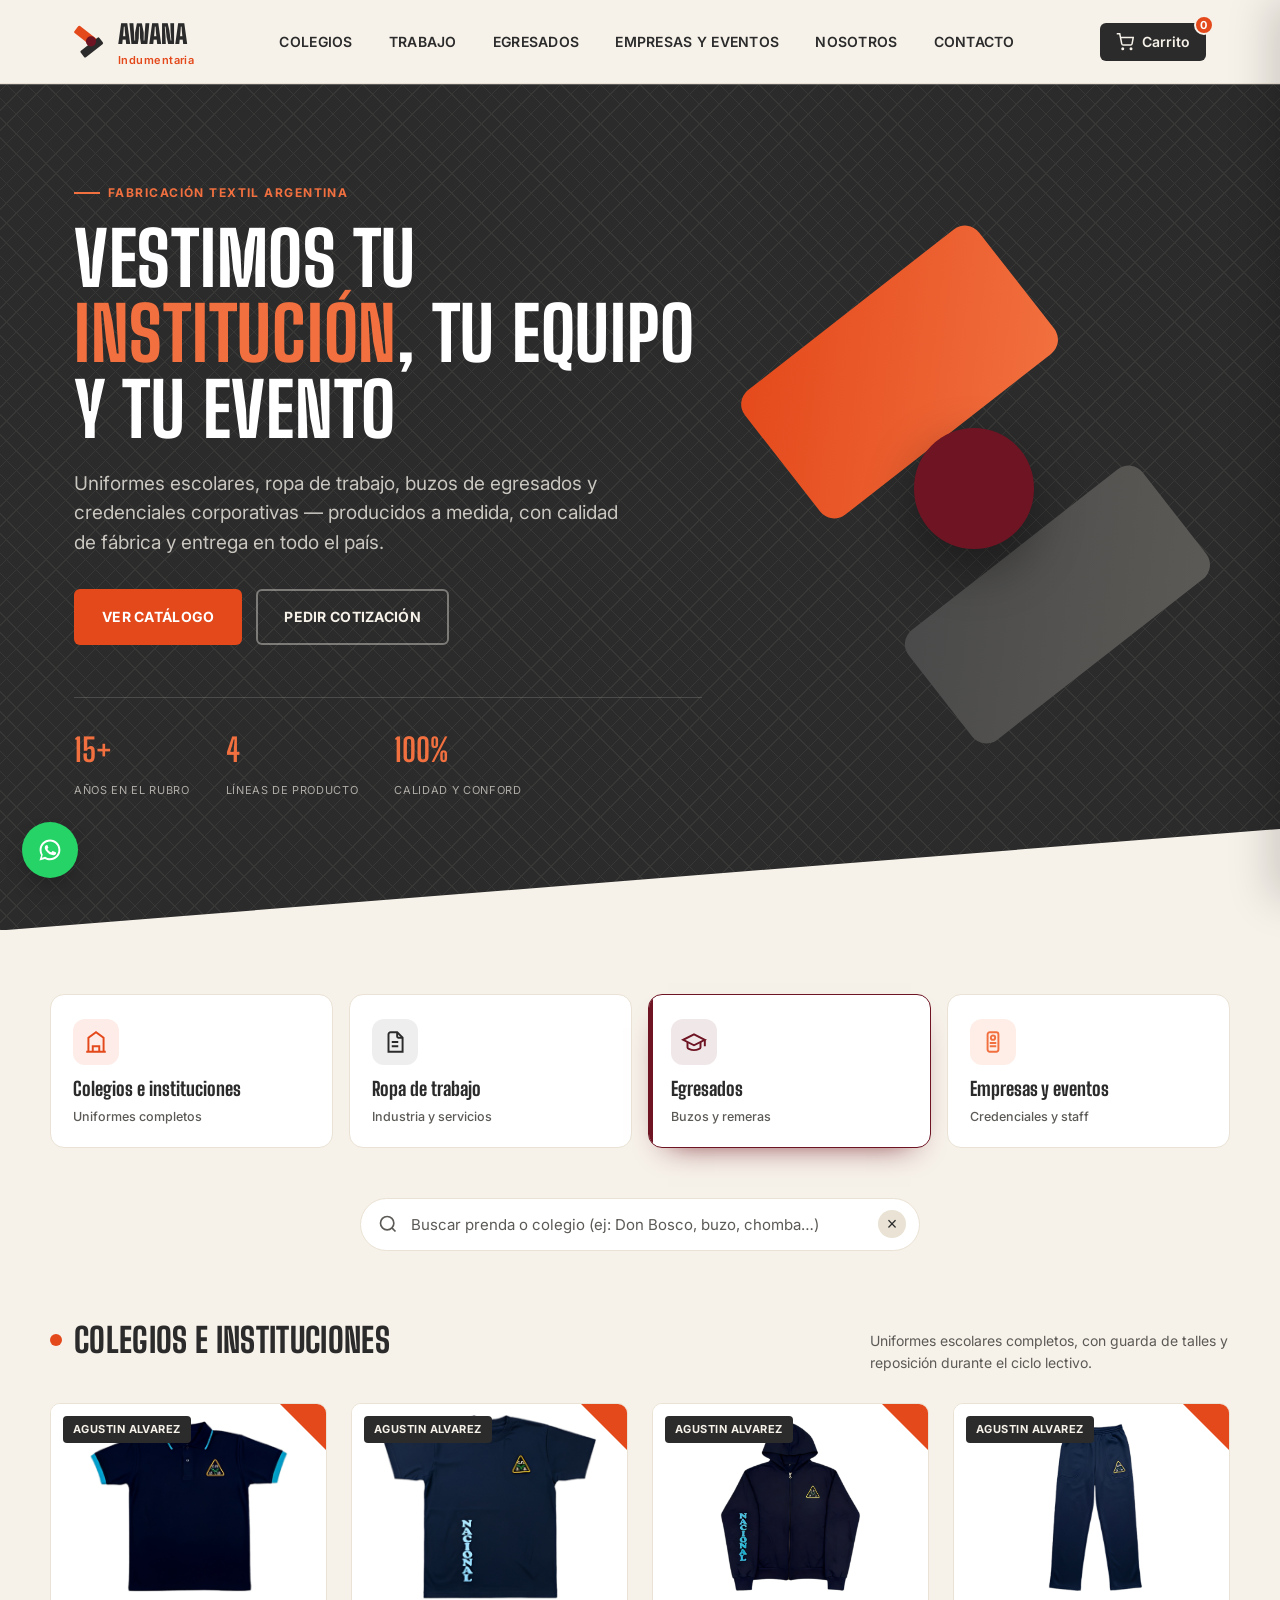
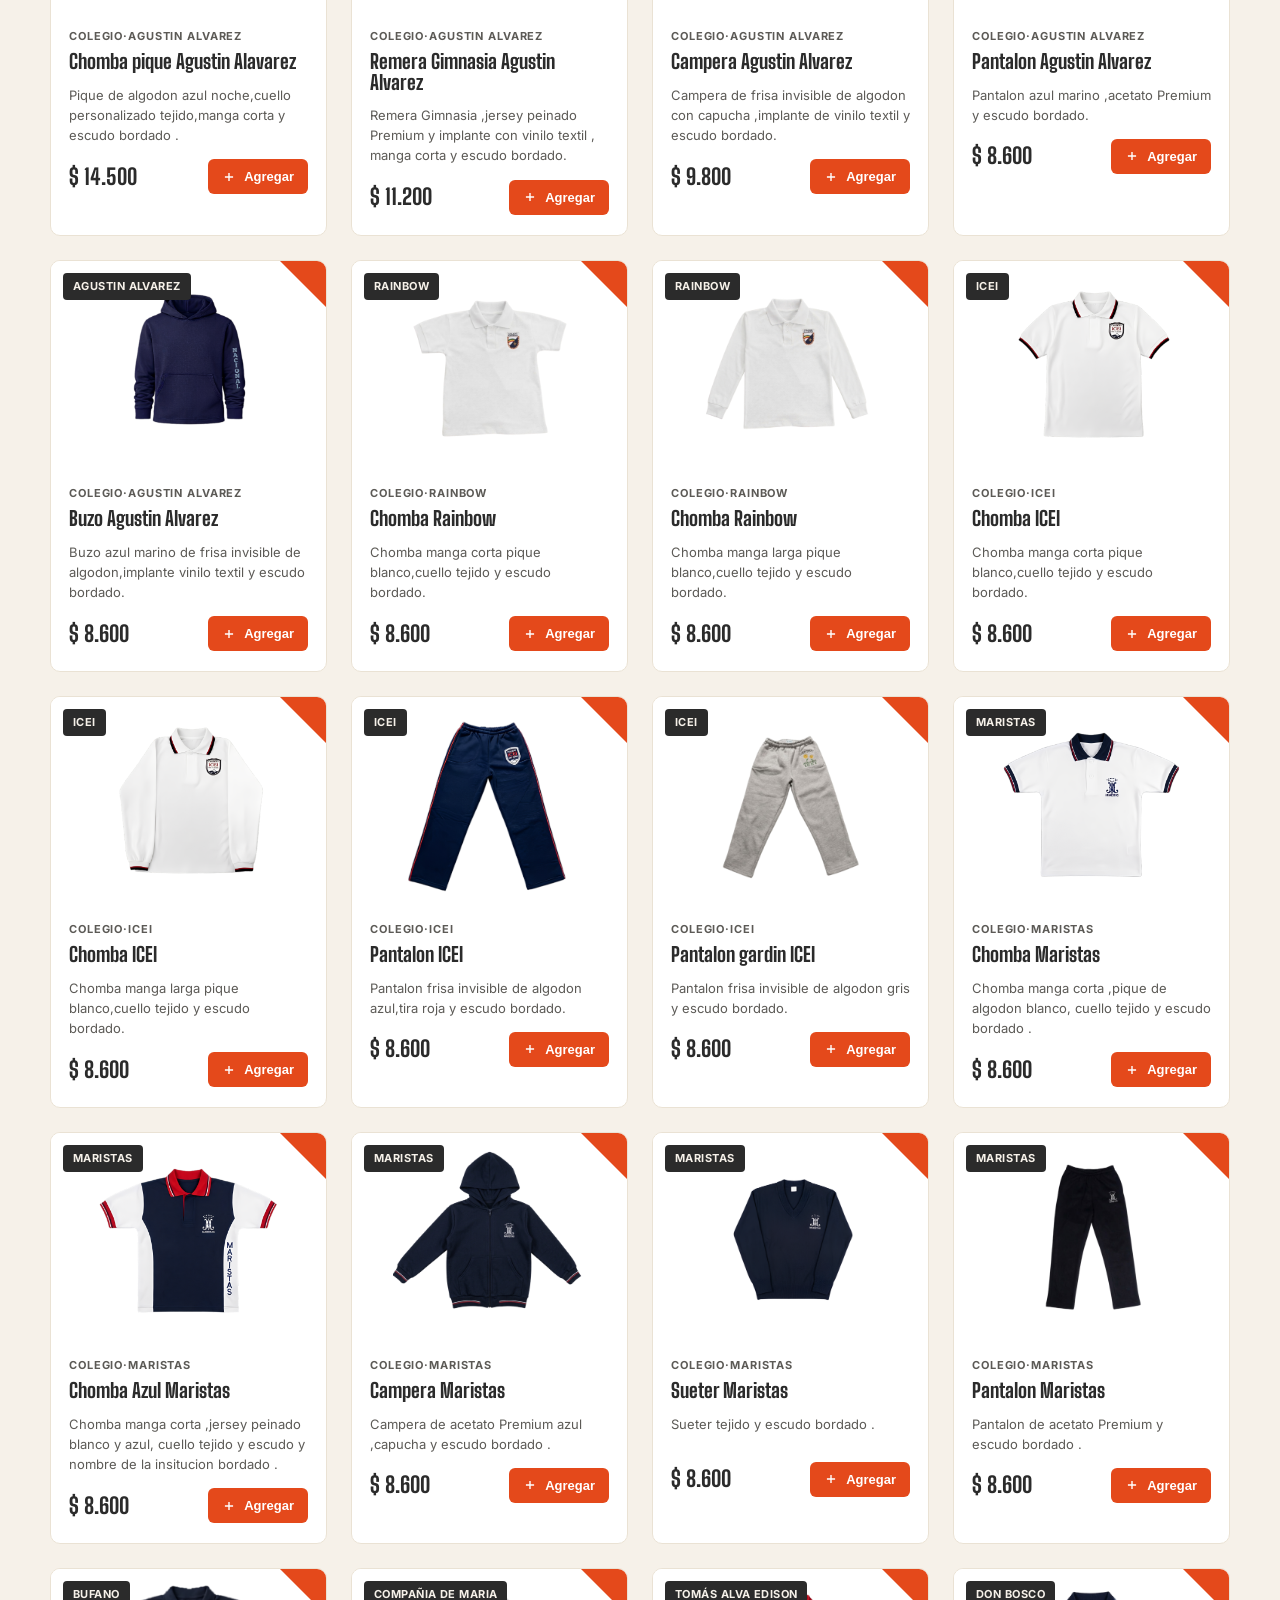
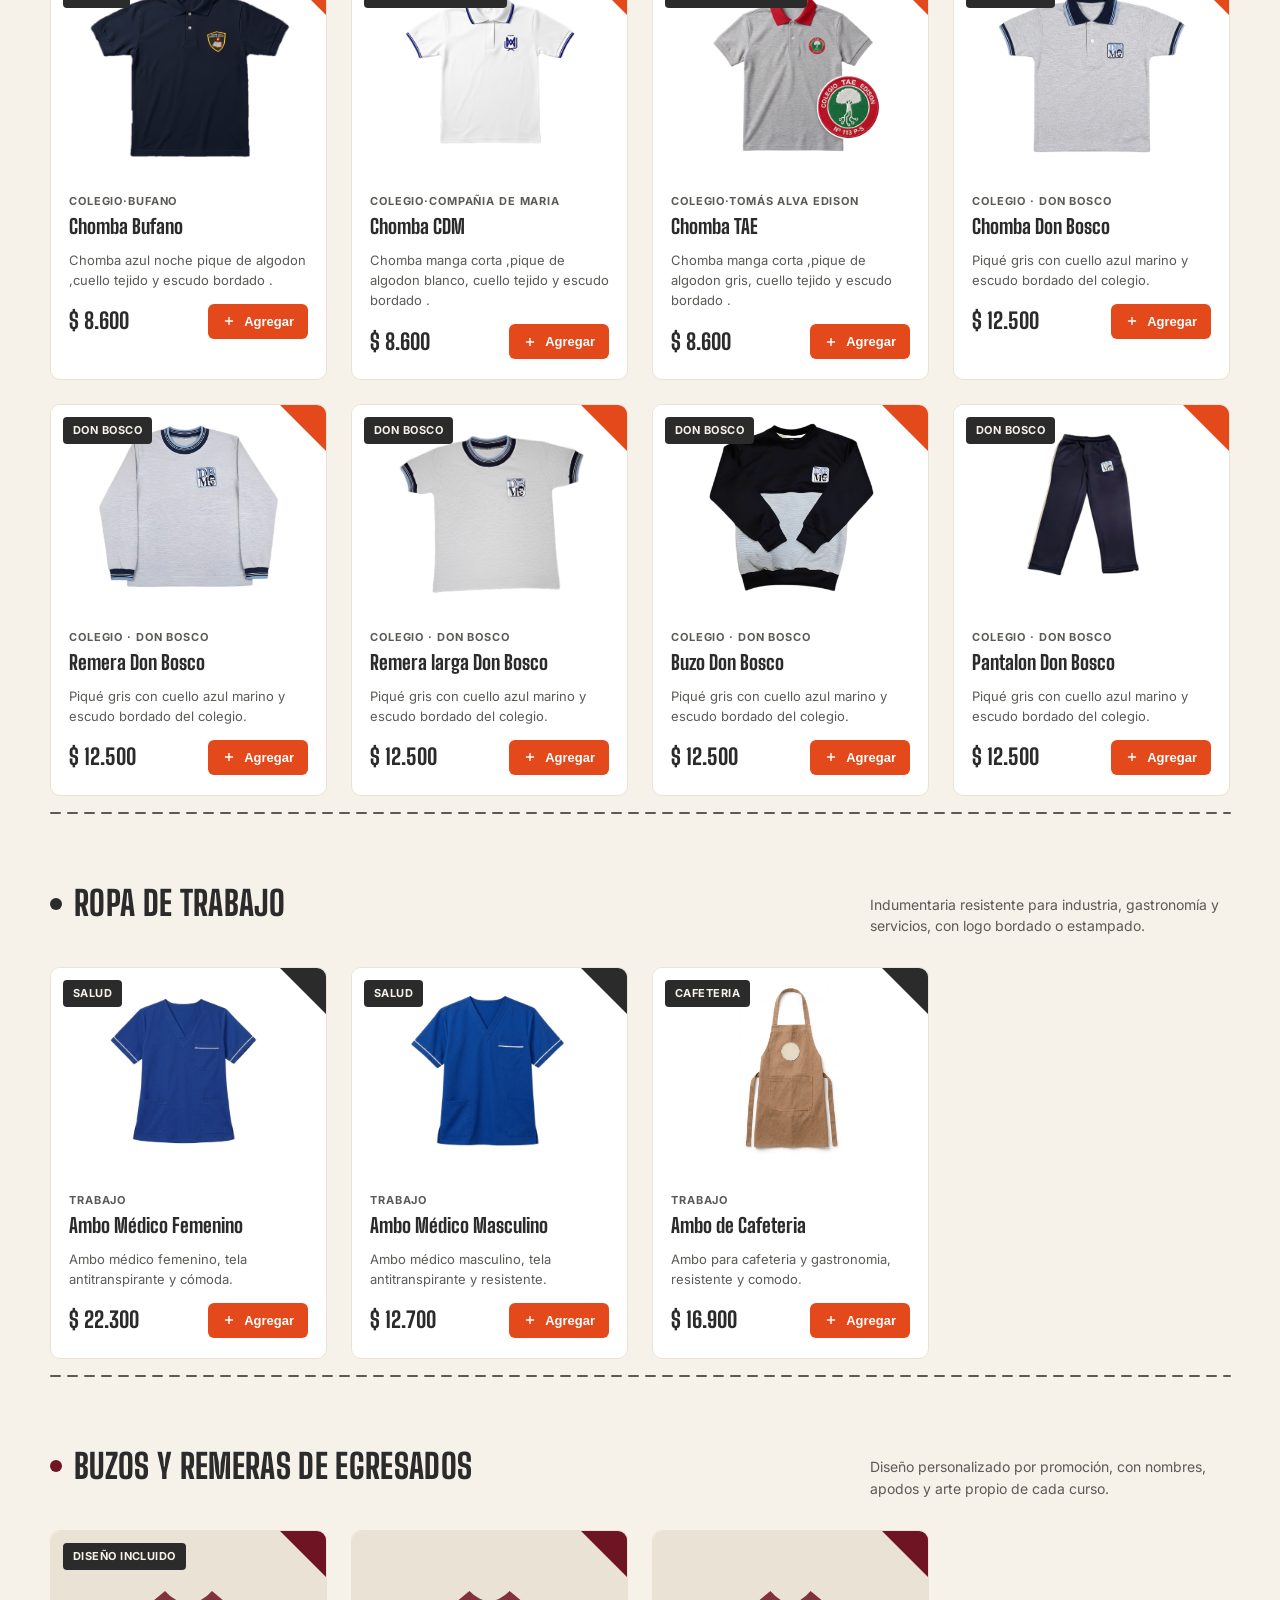
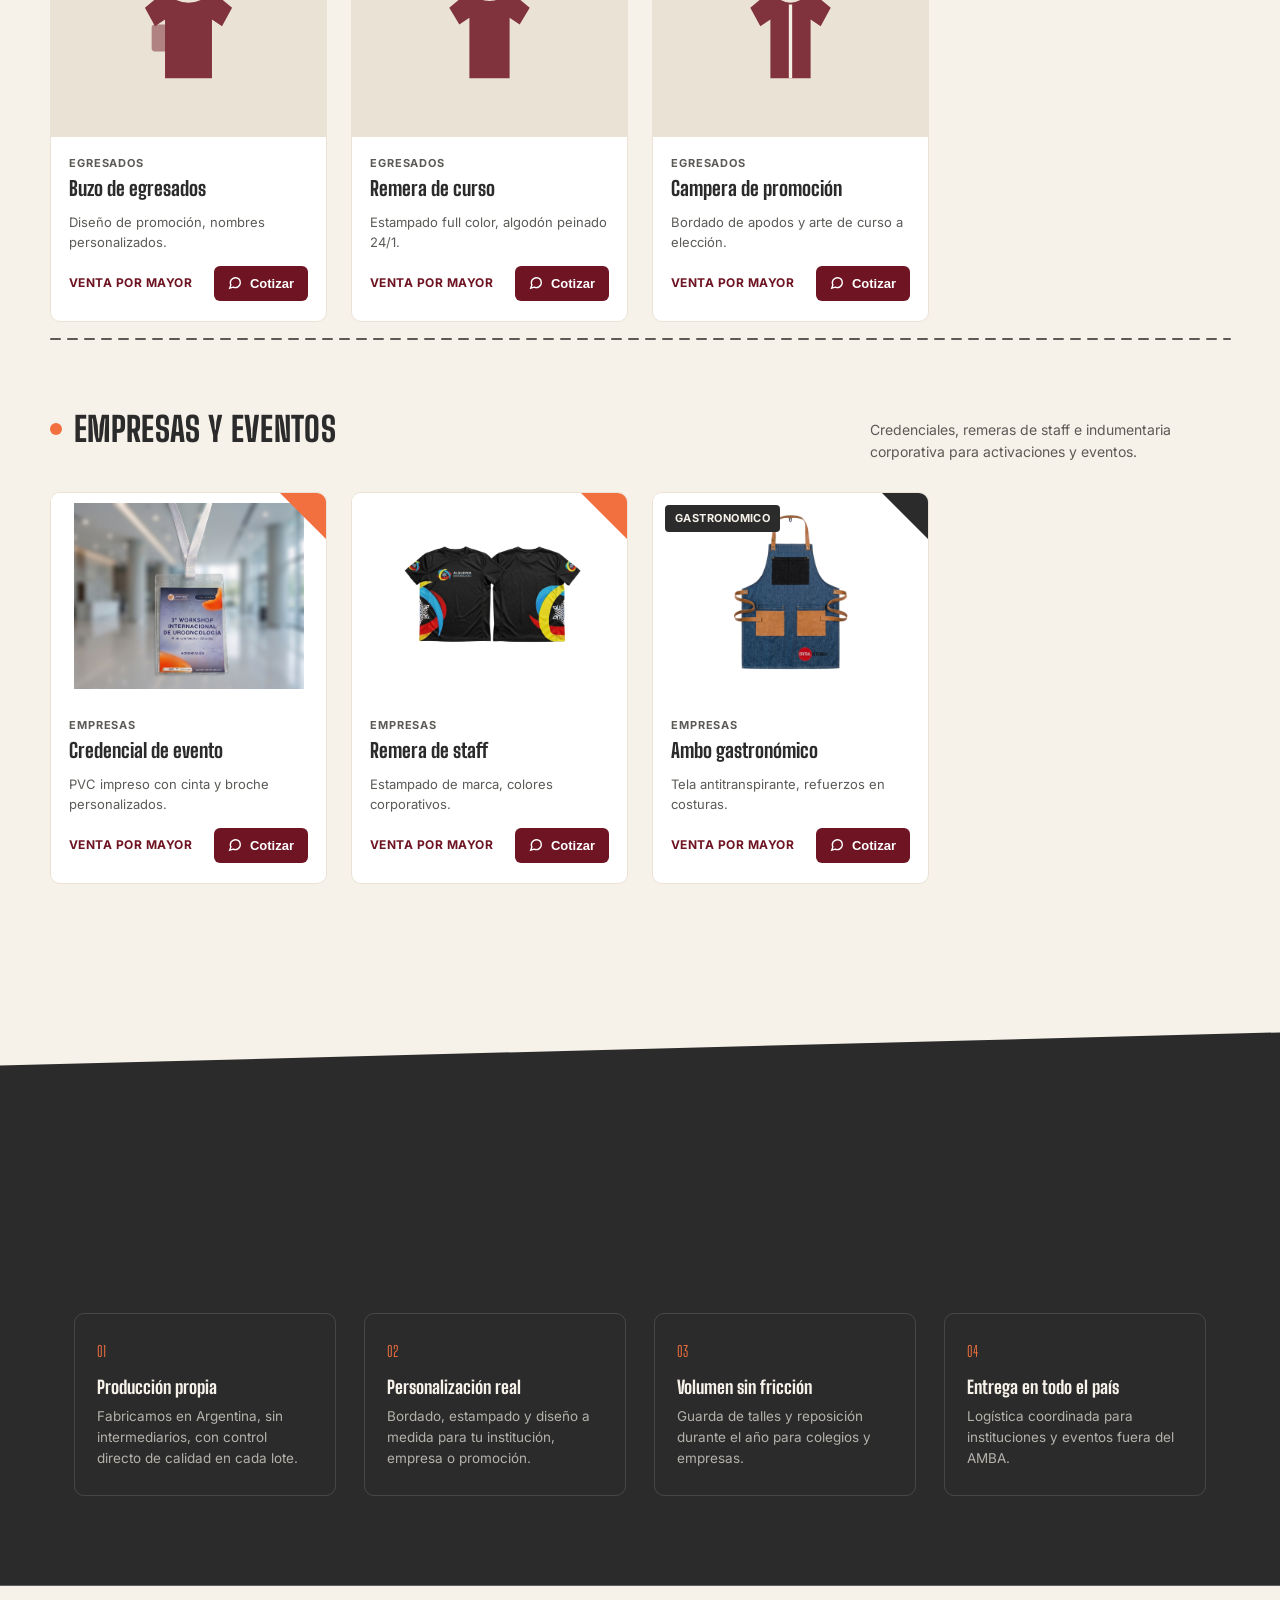
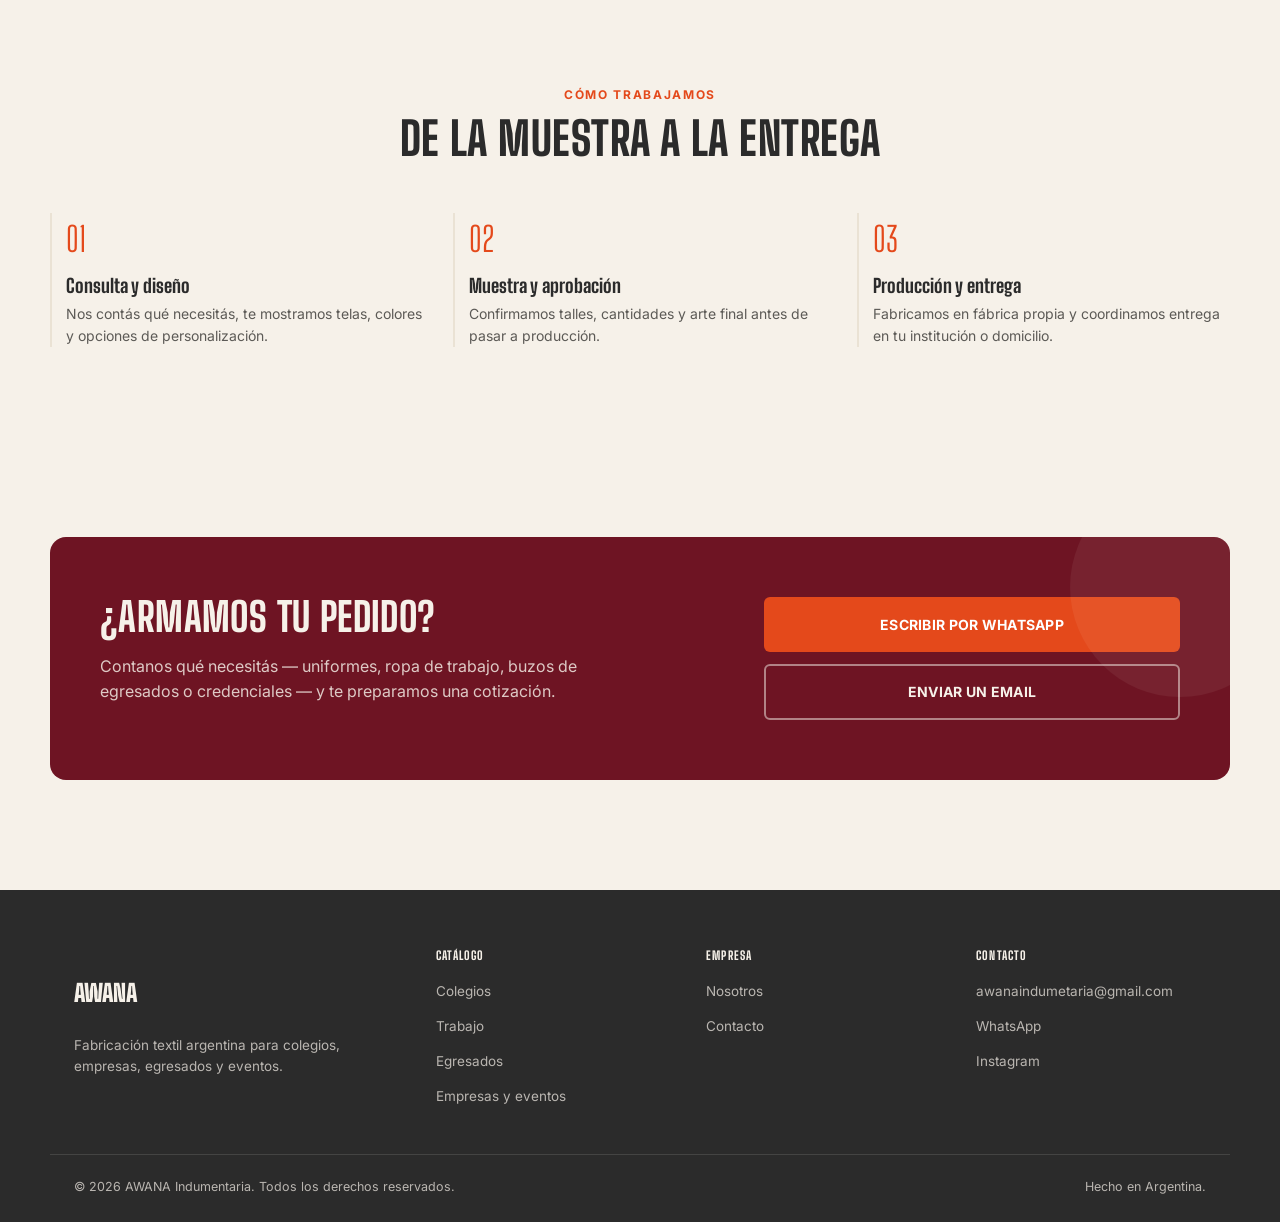
<file: index.html>
<!DOCTYPE html>
<html lang="es-AR">
<head>
<meta charset="UTF-8">
<meta name="viewport" content="width=device-width, initial-scale=1.0">
<script>document.documentElement.className += " js";</script>
<title>AWANA Indumentaria | Uniformes, ropa de trabajo y buzos de egresados en Argentina</title>
<meta name="description" content="Fabricamos uniformes para colegios e instituciones, ropa de trabajo, buzos y remeras de egresados, y credenciales para empresas y eventos. Indumentaria textil argentina, calidad profesional.">
<meta name="keywords" content="uniformes escolares, ropa de trabajo, buzos de egresados, indumentaria empresarial, credenciales eventos, textil argentina">
<meta name="author" content="AWANA Indumentaria">
<meta property="og:title" content="AWANA Indumentaria | Textil argentina para colegios, empresas y egresados">
<meta property="og:description" content="Uniformes, ropa de trabajo, buzos de egresados y credenciales corporativas. Fabricación textil argentina.">
<meta property="og:type" content="website">
<meta property="og:locale" content="es_AR">
<meta name="theme-color" content="#2B2B2B">
<link rel="preconnect" href="https://fonts.googleapis.com">
<link rel="preconnect" href="https://fonts.gstatic.com" crossorigin>
<link href="https://fonts.googleapis.com/css2?family=Big+Shoulders+Display:wght@600;700;800;900&family=Inter:wght@400;500;600;700&display=swap" rel="stylesheet">
<script type="application/ld+json">
{
  "@context": "https://schema.org",
  "@type": "ClothingStore",
  "name": "AWANA Indumentaria",
  "description": "Fabricación textil argentina: uniformes para colegios e instituciones, ropa de trabajo, buzos de egresados y credenciales para empresas y eventos.",
  "areaServed": "AR",
  "brand": {
    "@type": "Brand",
    "name": "AWANA Indumentaria"
  }
}
</script>
<style>
  :root{
    --rojo: #E4491B;
    --rojo-suave: #F2703F;
    --bordo: #6E1423;
    --carbon: #2B2B2B;
    --carbon-claro: #5C5A56;
    --crudo: #F6F1E9;
    --crudo-osc: #EAE2D4;
    --blanco: #FFFFFF;
    --font-titulo: "Big Shoulders Display", sans-serif;
    --font-cuerpo: "Inter", sans-serif;
    --ease: cubic-bezier(.22,1,.36,1);
    --radius: 6px;
  }

  *,*::before,*::after{ box-sizing: border-box; }
  html{ scroll-behavior: smooth; }
  body{
    margin:0;
    background: var(--crudo);
    color: var(--carbon);
    font-family: var(--font-cuerpo);
    line-height: 1.55;
    -webkit-font-smoothing: antialiased;
  }
  img{ max-width:100%; display:block; -webkit-user-drag:none; user-select:none; -webkit-user-select:none; -webkit-touch-callout:none; }
  .product-photo, .pm-photo, .thumb-photo{ pointer-events:none; touch-action:none; }
  a{ color:inherit; text-decoration:none; }
  ul{ list-style:none; margin:0; padding:0; }
  h1,h2,h3,h4{ font-family: var(--font-titulo); font-weight:800; letter-spacing:.01em; margin:0; text-transform:uppercase; line-height:1.02; }
  section{ position:relative; }
  .container{ max-width:1180px; margin:0 auto; padding:0 24px; }
  .visually-hidden{ position:absolute; width:1px; height:1px; overflow:hidden; clip:rect(0 0 0 0); white-space:nowrap; }

  .skip-link{
    position:absolute; left:-999px; top:0; background:var(--carbon); color:var(--crudo);
    padding:12px 18px; z-index:999; border-radius:0 0 var(--radius) 0;
  }
  .skip-link:focus{ left:0; }

  /* ---------- Scissor intro ---------- */
  .intro{ display:none; }
  .js .intro{ display:block; position:fixed; inset:0; z-index:200; overflow:hidden; perspective:1600px;
    animation: introVanish .1s linear 3.2s forwards; }
  @keyframes introVanish{ to{ visibility:hidden; pointer-events:none; } }
  .intro-half{
    position:absolute; top:0; width:50.4%; height:100%; background: var(--carbon);
    background-image:
      repeating-linear-gradient(45deg, rgba(246,241,233,.05) 0 1px, transparent 1px 13px),
      repeating-linear-gradient(-45deg, rgba(246,241,233,.05) 0 1px, transparent 1px 13px);
    backface-visibility:hidden;
  }
  .intro-half.left{ left:0; transform-origin:left center; animation: introOpenL 1s var(--ease) 2s forwards; }
  .intro-half.right{ right:0; transform-origin:right center; animation: introOpenR 1s var(--ease) 2s forwards; }
  @keyframes introOpenL{ 0%{ transform:rotateY(0) translateX(0);} 100%{ transform:rotateY(105deg) translateX(-4%);} }
  @keyframes introOpenR{ 0%{ transform:rotateY(0) translateX(0);} 100%{ transform:rotateY(-105deg) translateX(4%);} }
  .intro-seam{
    position:absolute; left:50%; top:0; width:0; height:100%; transform:translateX(-50%);
    border-left:2px dashed var(--rojo-suave); opacity:.9;
    animation: introSeamOut .4s var(--ease) 1.95s forwards;
  }
  @keyframes introSeamOut{ to{ opacity:0; } }
  .intro-scissor{
    position:absolute; left:50%; top:0; transform:translate(-50%,-50%); color: var(--rojo-suave);
    z-index:3; filter: drop-shadow(0 6px 12px rgba(0,0,0,.45));
    animation: introScissor 1.6s var(--ease) .4s forwards, introSnip .26s ease-in-out .4s 6;
  }
  .intro-scissor svg{ width:56px; height:56px; }
  @keyframes introScissor{ 0%{ top:4%; opacity:0;} 8%{ opacity:1;} 82%{ top:96%; opacity:1;} 100%{ top:108%; opacity:0;} }
  @keyframes introSnip{ 0%,100%{ transform:translate(-50%,-50%) rotate(-8deg);} 50%{ transform:translate(-50%,-50%) rotate(8deg);} }
  .intro-brand{
    position:absolute; left:0; right:0; top:50%; transform:translateY(-50%); text-align:center;
    font-family: var(--font-titulo); font-weight:900; font-size: clamp(38px,8vw,86px);
    color: var(--crudo); letter-spacing:.04em; z-index:2; text-transform:uppercase;
    animation: introBrandOut .5s var(--ease) 1.6s forwards;
  }
  .intro-brand small{ display:block; font-family: var(--font-cuerpo); font-weight:600; font-size:14px;
    letter-spacing:.34em; color: var(--rojo-suave); margin-top:6px; }
  @keyframes introBrandOut{ to{ opacity:0; transform:translateY(-50%) scale(1.06); } }
  .intro.done{ display:none; }

  /* ---------- Reveal on scroll (progressive enhancement) ---------- */
  .reveal{ transition: opacity .7s var(--ease), transform .7s var(--ease); }
  .js .reveal{ opacity:0; transform: translateY(28px); }
  .js .reveal.visible{ opacity:1; transform:none; }
  .stagger-item{ transition: opacity .6s var(--ease), transform .6s var(--ease); }
  .js .stagger-item{ opacity:0; transform: translateY(22px); }
  .js .reveal-stagger.visible .stagger-item{ opacity:1; transform:none; }

  /* ---------- Stitch divider ---------- */
  .stitch{ width:100%; height:18px; display:block; overflow:visible; }
  .stitch path{
    fill:none; stroke: var(--carbon-claro); stroke-width:2; stroke-dasharray: 9 8; stroke-linecap:round;
    stroke-dashoffset: 900; transition: stroke-dashoffset 1.4s var(--ease);
  }
  .reveal.visible .stitch path{ stroke-dashoffset: 0; }

  /* ---------- Header ---------- */
  .site-header{
    position: sticky; top:0; z-index:60;
    background: rgba(246,241,233,.92); backdrop-filter: blur(8px);
    border-bottom: 1px solid var(--crudo-osc);
  }
  .header-inner{ display:flex; align-items:center; justify-content:space-between; padding:14px 24px; gap:16px; transition: padding .3s var(--ease); }
  .site-header.scrolled{ box-shadow: 0 10px 26px -18px rgba(43,43,43,.5); }
  .site-header.scrolled .header-inner{ padding-top:8px; padding-bottom:8px; }
  .brand{ display:flex; align-items:center; gap:10px; font-family: var(--font-titulo); font-weight:900; font-size: clamp(20px,3vw,26px); text-transform:uppercase; }
  .brand-mark{ width:34px; height:34px; flex-shrink:0; }
  .brand small{ display:block; font-family: var(--font-cuerpo); font-weight:600; text-transform:none; font-size:11px; letter-spacing:.04em; color: var(--rojo); margin-top:-2px; }

  .main-nav{ display:flex; }
  .main-nav ul{ display:flex; gap: 28px; }
  .main-nav a{
    font-size:14px; font-weight:600; letter-spacing:.02em; text-transform:uppercase;
    position:relative; padding:12px 4px; display:inline-block;
  }
  .main-nav a::after{
    content:""; position:absolute; left:4px; right:4px; bottom:6px; width:auto; height:2px; background: var(--rojo);
    transform: scaleX(0); transform-origin:left; transition: transform .3s var(--ease);
  }
  .main-nav a:hover::after, .main-nav a:focus-visible::after{ transform: scaleX(1); }

  .header-actions{ display:flex; align-items:center; gap:14px; }
  .cart-btn{
    position:relative; display:flex; align-items:center; gap:8px;
    background: var(--carbon); color: var(--crudo); border:none; padding:10px 16px;
    border-radius: var(--radius); cursor:pointer; font-family: var(--font-cuerpo); font-weight:600; font-size:14px;
    transition: background .25s var(--ease), transform .2s var(--ease);
  }
  .cart-btn:hover{ background: var(--rojo); transform: translateY(-1px); }
  .cart-count{
    position:absolute; top:-8px; right:-8px; background: var(--rojo); color:var(--blanco);
    font-size:11px; font-weight:700; width:20px; height:20px; border-radius:50%;
    display:flex; align-items:center; justify-content:center; border:2px solid var(--crudo);
    transition: transform .25s var(--ease);
  }
  .cart-count.bump{ animation: bump .35s var(--ease); }
  @keyframes bump{ 0%{transform:scale(1)} 40%{transform:scale(1.4)} 100%{transform:scale(1)} }

  .nav-toggle{ display:none; background:none; border:none; cursor:pointer; padding:6px; }
  .nav-toggle-icon, .nav-toggle-icon::before, .nav-toggle-icon::after{
    content:""; display:block; width:24px; height:2px; background: var(--carbon); position:relative; transition: all .25s var(--ease);
  }
  .nav-toggle-icon::before{ position:absolute; top:-7px; }
  .nav-toggle-icon::after{ position:absolute; top:7px; }
  .nav-toggle[aria-expanded="true"] .nav-toggle-icon{ background:transparent; }
  .nav-toggle[aria-expanded="true"] .nav-toggle-icon::before{ transform: rotate(45deg); top:0; }
  .nav-toggle[aria-expanded="true"] .nav-toggle-icon::after{ transform: rotate(-45deg); top:0; }

  /* ---------- Hero ---------- */
  .hero{
    background: var(--carbon); color: var(--crudo);
    padding: 92px 0 130px;
    clip-path: polygon(0 0, 100% 0, 100% 88%, 0 100%);
    position:relative; overflow:hidden;
  }
  .hero::before{
    content:""; position:absolute; inset:0; opacity:.06; pointer-events:none;
    background-image: repeating-linear-gradient(45deg, var(--crudo) 0 1px, transparent 1px 14px),
                       repeating-linear-gradient(-45deg, var(--crudo) 0 1px, transparent 1px 14px);
  }
  .hero-inner{ position:relative; display:grid; grid-template-columns: 1.15fr .85fr; gap:40px; align-items:center; }
  .hero-eyebrow{
    display:inline-flex; align-items:center; gap:8px; font-size:12px; font-weight:700; letter-spacing:.12em;
    text-transform:uppercase; color: var(--rojo-suave); margin-bottom:18px;
  }
  .hero-eyebrow::before{ content:""; width:26px; height:2px; background: var(--rojo-suave); display:inline-block; }
  .hero h1{ font-size: clamp(40px, 6vw, 74px); color:var(--blanco); }
  .hero h1 em{ font-style:normal; color: var(--rojo-suave); }
  .hero p.lead{ font-size: clamp(16px,2vw,19px); color: rgba(246,241,233,.78); max-width:46ch; margin:22px 0 32px; }
  .hero-ctas{ display:flex; gap:14px; flex-wrap:wrap; }
  .btn{
    display:inline-flex; align-items:center; gap:10px; padding:15px 26px; border-radius: var(--radius);
    font-weight:700; font-size:14px; letter-spacing:.02em; text-transform:uppercase; cursor:pointer; border:2px solid transparent;
    transition: transform .25s var(--ease), background .25s var(--ease), border-color .25s var(--ease), color .25s var(--ease);
    position:relative; overflow:hidden;
  }
  .btn-primary{ background: var(--rojo); color: var(--blanco); animation: ctaGlow 2.8s ease-in-out infinite; }
  .btn-primary:hover{ background: var(--rojo-suave); transform: translateY(-2px); animation-play-state:paused; }
  .btn-primary::after{
    content:""; position:absolute; top:0; left:-60%; width:40%; height:100%;
    background: linear-gradient(115deg, transparent, rgba(255,255,255,.45), transparent);
    transform: skewX(-20deg); transition: left .6s var(--ease);
  }
  .btn-primary:hover::after{ left:130%; }
  .btn-ghost{ border-color: rgba(246,241,233,.4); color: var(--crudo); background:transparent; }
  .btn-ghost:hover{ border-color: var(--crudo); transform: translateY(-2px); }
  @keyframes ctaGlow{
    0%,100%{ box-shadow: 0 0 0 0 rgba(228,73,27,.5); }
    50%{ box-shadow: 0 0 0 9px rgba(228,73,27,0); }
  }
  .btn-primary[disabled]{ animation:none; }

  .hero-visual{ position:relative; aspect-ratio: 1/1; display:flex; align-items:center; justify-content:center; }
  .hero-blade{ position:absolute; border-radius:18px; }
  .hero-blade.b1{ width:64%; height:34%; background: linear-gradient(135deg, var(--rojo), var(--rojo-suave)); top:8%; left:2%; transform: rotate(-38deg); }
  .hero-blade.b2{ width:64%; height:30%; background: linear-gradient(135deg, #4a4a4a, var(--carbon-claro)); bottom:10%; right:0; transform: rotate(-38deg); }
  .hero-blade.b3{ width:26%; height:26%; background: var(--bordo); border-radius:50%; z-index:2; box-shadow: 0 20px 50px rgba(0,0,0,.35); }

  .hero-stats-row{ position:relative; z-index:2; display:flex; flex-wrap:wrap; gap:36px; margin-top:52px; padding-top:28px; border-top:1px solid rgba(246,241,233,.16); }
  .hero-stat{ text-align:left; }
  .hero-stat strong{ display:block; font-family: var(--font-titulo); font-size: 32px; color: var(--rojo-suave); }
  .hero-stat span{ font-size:11px; letter-spacing:.06em; text-transform:uppercase; color: rgba(246,241,233,.65); }

  /* ---------- Category cards ---------- */
  .cat-nav{ padding: 64px 0 20px; }
  .cat-nav-list{ display:grid; grid-template-columns: repeat(4, 1fr); gap:16px; }
  .cat-pill{
    position:relative; display:flex; flex-direction:column; gap:14px; padding:24px 22px 20px;
    border-radius:14px; border:1px solid var(--crudo-osc); background: var(--blanco); overflow:hidden;
    font-weight:600; font-size:15px; color: var(--carbon);
    transition: transform .35s var(--ease), box-shadow .35s var(--ease), border-color .35s var(--ease);
  }
  .cat-pill::before{
    content:""; position:absolute; left:0; top:0; width:4px; height:100%;
    background: var(--cat-color, var(--rojo)); transform: scaleY(0); transform-origin:top;
    transition: transform .35s var(--ease);
  }
  .cat-pill:hover{ transform: translateY(-6px); box-shadow: 0 22px 40px -22px rgba(43,43,43,.4); border-color: transparent; }
  .cat-pill:hover::before{ transform: scaleY(1); }
  .cat-pill .cat-ico{
    width:46px; height:46px; border-radius:12px; display:flex; align-items:center; justify-content:center;
    background: var(--cat-tint, rgba(228,73,27,.1)); color: var(--cat-color, var(--rojo));
    transition: transform .35s var(--ease);
  }
  .cat-pill:hover .cat-ico{ transform: rotate(-6deg) scale(1.05); }
  .cat-pill .cat-ico svg{ width:26px; height:26px; }
  .cat-pill .cat-label{ font-family: var(--font-titulo); font-weight:800; font-size:19px; text-transform:none; line-height:1.05; }
  .cat-pill .cat-sub{ font-size:12.5px; font-weight:500; color: var(--carbon-claro); margin-top:-6px; }
  .cat-pill .cat-arrow{
    position:absolute; right:20px; top:26px; color: var(--cat-color, var(--rojo));
    opacity:0; transform: translateX(-6px); transition: opacity .3s var(--ease), transform .3s var(--ease);
  }
  .cat-pill:hover .cat-arrow{ opacity:1; transform: translateX(0); }
  .cat-pill.active{ border-color: var(--cat-color, var(--rojo)); box-shadow: 0 14px 30px -20px var(--cat-color, var(--rojo)); }
  .cat-pill.active::before{ transform: scaleY(1); }

  /* ---------- Section headers ---------- */
  .section-head{ text-align:center; max-width:640px; margin:0 auto 46px; }
  .section-tag{ font-size:12px; font-weight:700; letter-spacing:.14em; text-transform:uppercase; color: var(--rojo); margin-bottom:12px; display:block; }
  .section-head h2{ font-size: clamp(30px,4vw,46px); }
  .section-head p{ color: var(--carbon-claro); margin-top:14px; font-size:16px; }

  /* ---------- Catalog ---------- */
  .catalog{ padding: 30px 0 100px; }
  .catalog-search{ position:relative; max-width:560px; margin:0 auto 8px; }
  .catalog-search-ico{ position:absolute; left:18px; top:50%; transform:translateY(-50%); color: var(--carbon-claro); pointer-events:none; }
  .catalog-search input{
    width:100%; padding:16px 46px 16px 50px; border-radius:999px; border:1.5px solid var(--crudo-osc);
    background: var(--blanco); font-family: var(--font-cuerpo); font-size:15px; color: var(--carbon);
    transition: border-color .25s var(--ease), box-shadow .25s var(--ease);
  }
  .catalog-search input::placeholder{ color: var(--carbon-claro); }
  .catalog-search input:focus{ outline:none; border-color: var(--rojo); box-shadow: 0 0 0 4px rgba(228,73,27,.12); }
  .catalog-search-clear{
    position:absolute; right:14px; top:50%; transform:translateY(-50%); width:28px; height:28px;
    border:none; background: var(--crudo-osc); color: var(--carbon); border-radius:50%; cursor:pointer;
    font-size:18px; line-height:1; display:flex; align-items:center; justify-content:center;
  }
  .catalog-search-clear:hover{ background: var(--carbon); color: var(--crudo); }
  .catalog-noresults{ text-align:center; color: var(--carbon-claro); font-size:16px; padding:40px 0 10px; }
  .cat-block{ padding: 64px 0 8px; scroll-margin-top:110px; }
  .cat-block-head{ display:flex; align-items:baseline; justify-content:space-between; gap:16px; margin-bottom:30px; flex-wrap:wrap; }
  .cat-block-head h3{ font-size: clamp(24px,3vw,34px); display:flex; align-items:center; gap:12px; }
  .cat-block-head h3 .dot{ width:12px; height:12px; border-radius:50%; }
  .cat-block-head p{ color: var(--carbon-claro); font-size:14px; max-width:40ch; margin:0; }

  .product-grid{ display:grid; grid-template-columns: repeat(auto-fill, minmax(240px,1fr)); gap:24px; perspective:1200px; }

  .product-card{
    background: var(--blanco); border-radius: 10px; overflow:hidden; position:relative;
    border:1px solid var(--crudo-osc); transition: transform .4s var(--ease), box-shadow .4s var(--ease);
    transform-style: preserve-3d; will-change: transform;
  }
  .product-card:hover{ box-shadow: 0 22px 40px -20px rgba(43,43,43,.35); }

  .product-visual{
    position:relative; aspect-ratio: 4/3; overflow:hidden;
    display:flex; align-items:center; justify-content:center;
    background: var(--crudo-osc);
  }
  .product-visual svg{ width:52%; height:52%; opacity:.85; transition: transform .5s var(--ease); }
  .product-card:hover .product-visual svg{ transform: scale(1.08) rotate(-3deg); }
  .product-visual.has-photo{ background: var(--blanco); }
  .product-photo{ width:100%; height:100%; object-fit: contain; padding:10px; transition: transform .5s var(--ease); }
  .product-card:hover .product-photo{ transform: scale(1.05); }

  /* swatch fold */
  .swatch-fold{
    position:absolute; top:0; right:0; width:46px; height:46px;
    clip-path: polygon(100% 0, 0 0, 100% 100%);
    transition: width .35s var(--ease), height .35s var(--ease);
  }
  .product-card:hover .swatch-fold{ width:76px; height:76px; }

  .product-badge{
    position:absolute; top:12px; left:12px; background: var(--carbon); color: var(--crudo);
    font-size:11px; font-weight:700; letter-spacing:.04em; text-transform:uppercase; padding:5px 10px; border-radius:4px;
  }

  .product-body{ padding:18px 18px 20px; }
  .product-cat{ font-size:11px; font-weight:700; letter-spacing:.08em; text-transform:uppercase; color: var(--carbon-claro); margin-bottom:6px; display:block; }
  .product-title{ font-family: var(--font-titulo); font-weight:800; font-size:20px; text-transform:none; letter-spacing:0; margin-bottom:6px; }
  .product-desc{ font-size:13px; color: var(--carbon-claro); margin-bottom:14px; min-height:34px; }
  .product-footer{ display:flex; align-items:center; justify-content:space-between; gap:10px; }
  .product-price{ font-family: var(--font-titulo); font-size:22px; font-weight:800; color: var(--carbon); }
  .product-quote{ font-size:12px; font-weight:700; letter-spacing:.04em; text-transform:uppercase; color: var(--bordo); line-height:1.2; }
  .add-btn.quote-btn{ background: var(--bordo); }
  .add-btn.quote-btn:hover{ background: #8a1a2d; box-shadow: 0 10px 20px -10px rgba(110,20,35,.55); }

  .add-btn{
    display:flex; align-items:center; gap:8px; background: var(--rojo); color: var(--blanco);
    border:none; padding:10px 14px; border-radius: var(--radius); font-weight:700; font-size:13px;
    cursor:pointer; transition: background .25s var(--ease), transform .2s var(--ease), box-shadow .25s var(--ease);
  }
  .add-btn:hover{ background: var(--rojo-suave); transform: translateY(-2px); box-shadow: 0 10px 20px -10px rgba(228,73,27,.55); }
  .add-btn:active{ transform: scale(.94); }
  .add-btn.added{ background: var(--bordo); }

  .fly-dot{
    position:fixed; width:14px; height:14px; border-radius:50%; background: var(--rojo);
    z-index:120; pointer-events:none; box-shadow: 0 0 0 4px rgba(228,73,27,.25);
  }

  /* ---------- Why us ---------- */
  .why{ background: var(--carbon); color: var(--crudo); padding: 90px 0; clip-path: polygon(0 6%, 100% 0, 100% 100%, 0 100%); margin-top:40px; }
  .why-grid{ display:grid; grid-template-columns: repeat(4,1fr); gap:28px; margin-top:50px; }
  .why-card{ padding:26px 22px; border:1px solid rgba(246,241,233,.14); border-radius:10px; transition: border-color .3s var(--ease), transform .3s var(--ease); }
  .why-card:hover{ border-color: var(--rojo-suave); transform: translateY(-4px); }
  .why-num{ font-family: var(--font-titulo); font-size:15px; color: var(--rojo-suave); margin-bottom:14px; }
  .why-card h3{ font-size:18px; text-transform:none; letter-spacing:0; margin-bottom:10px; }
  .why-card p{ font-size:13.5px; color: rgba(246,241,233,.68); margin:0; }
  .why .section-head h2, .why .section-tag{ color: var(--crudo); }
  .why .section-head p{ color: rgba(246,241,233,.68); }
  .why .section-tag{ color: var(--rojo-suave); }

  /* ---------- Process ---------- */
  .process{ padding: 100px 0; }
  .process-steps{ display:grid; grid-template-columns: repeat(3,1fr); gap:30px; margin-top:50px; counter-reset: step; }
  .process-step{ position:relative; padding-left:14px; border-left:2px solid var(--crudo-osc); }
  .process-step::before{
    counter-increment: step; content: counter(step,decimal-leading-zero);
    font-family: var(--font-titulo); font-size:34px; color: var(--rojo); display:block; margin-bottom:10px;
  }
  .process-step h3{ font-size:19px; text-transform:none; letter-spacing:0; margin-bottom:8px; }
  .process-step p{ font-size:14px; color: var(--carbon-claro); margin:0; }

  /* ---------- CTA / contacto ---------- */
  .contact{ padding: 90px 0 110px; }
  .contact-box{
    background: var(--bordo); color: var(--crudo); border-radius:16px; padding: 60px 50px;
    display:grid; grid-template-columns: 1.2fr .8fr; gap:40px; align-items:center; position:relative; overflow:hidden;
  }
  .contact-box::after{
    content:""; position:absolute; right:-60px; top:-60px; width:220px; height:220px; border-radius:50%;
    background: rgba(246,241,233,.06);
  }
  .contact-box h2{ font-size: clamp(28px,4vw,40px); color: var(--crudo); margin-bottom:16px; }
  .contact-box p{ color: rgba(246,241,233,.82); max-width:48ch; }
  .contact-actions{ display:flex; flex-direction:column; gap:12px; }
  .contact-actions .btn{ justify-content:center; }
  .contact-actions .btn-primary{ background: var(--rojo); }
  .contact-actions .btn-primary:hover{ background: var(--rojo-suave); }
  .contact-actions .btn-ghost{ border-color: rgba(246,241,233,.5); }

  /* ---------- Footer ---------- */
  .site-footer{ background: var(--carbon); color: rgba(246,241,233,.7); padding: 60px 0 26px; }
  .footer-grid{ display:grid; grid-template-columns: 1.4fr 1fr 1fr 1fr; gap:40px; }
  .footer-brand{ font-family: var(--font-titulo); font-size:24px; color: var(--crudo); text-transform:uppercase; font-weight:900; }
  .footer-brand + p{ font-size:13.5px; margin-top:14px; max-width:34ch; }
  .footer-col h4{ font-size:12px; letter-spacing:.1em; text-transform:uppercase; color: var(--crudo); margin-bottom:16px; }
  .footer-col ul{ display:flex; flex-direction:column; gap:10px; }
  .footer-col a{ font-size:13.5px; transition: color .2s var(--ease); }
  .footer-col a:hover{ color: var(--rojo-suave); }
  .footer-bottom{ border-top:1px solid rgba(246,241,233,.12); margin-top:46px; padding-top:22px; display:flex; justify-content:space-between; flex-wrap:wrap; gap:10px; font-size:12.5px; }

  /* ---------- Cart drawer ---------- */
  .overlay{
    position:fixed; inset:0; background: rgba(43,43,43,.55); opacity:0; pointer-events:none;
    transition: opacity .35s var(--ease); z-index:80;
  }
  .overlay.open{ opacity:1; pointer-events:auto; }

  .cart-drawer{
    position:fixed; top:0; right:0; height:100%; width:min(420px,92vw); background: var(--blanco);
    z-index:90; transform: translateX(100%); transition: transform .4s var(--ease);
    display:flex; flex-direction:column; box-shadow: -12px 0 40px rgba(0,0,0,.15);
  }
  .cart-drawer.open{ transform: translateX(0); }
  .cart-head{ display:flex; align-items:center; justify-content:space-between; padding:22px 24px; border-bottom:1px solid var(--crudo-osc); }
  .cart-head h2{ font-size:22px; }
  .cart-close{ background:none; border:none; font-size:26px; cursor:pointer; line-height:1; color: var(--carbon); padding:4px; }
  .cart-items{ flex:1; overflow-y:auto; padding: 10px 24px; }
  .cart-empty{ text-align:center; padding: 60px 10px; color: var(--carbon-claro); }
  .cart-empty svg{ width:52px; height:52px; margin: 0 auto 16px; opacity:.5; }

  .cart-item{ display:grid; grid-template-columns: 56px 1fr auto; gap:14px; padding:16px 0; border-bottom:1px solid var(--crudo-osc); align-items:center; }
  .cart-item-thumb{ width:56px; height:56px; border-radius:8px; background: var(--crudo-osc); display:flex; align-items:center; justify-content:center; overflow:hidden; }
  .cart-item-thumb.has-photo{ background: var(--blanco); border:1px solid var(--crudo-osc); }
  .thumb-photo{ width:100%; height:100%; object-fit: contain; }
  .cart-item-thumb svg{ width:60%; height:60%; }
  .cart-item-name{ font-weight:700; font-size:14px; margin-bottom:2px; }
  .cart-item-cat{ font-size:11px; color: var(--carbon-claro); text-transform:uppercase; letter-spacing:.04em; }
  .cart-item-qty{ display:flex; align-items:center; gap:8px; margin-top:8px; }
  .qty-btn{ width:22px; height:22px; border-radius:5px; border:1px solid var(--crudo-osc); background: var(--crudo); cursor:pointer; font-weight:700; font-size:13px; line-height:1; }
  .qty-btn:hover{ background: var(--carbon); color: var(--crudo); }
  .cart-item-right{ text-align:right; }
  .cart-item-price{ font-weight:700; font-size:14px; }
  .cart-item-remove{ background:none; border:none; color: var(--rojo); font-size:12px; cursor:pointer; margin-top:8px; padding:0; }

  .cart-footer{ padding:22px 24px; border-top:1px solid var(--crudo-osc); }
  .cart-subtotal{ display:flex; justify-content:space-between; font-size:15px; font-weight:700; margin-bottom:6px; }
  .cart-note{ font-size:12px; color: var(--carbon-claro); margin-bottom:16px; }
  .cart-footer .btn{ width:100%; justify-content:center; }
  .cart-footer .btn-primary{ background: var(--rojo); color:var(--blanco); }
  .cart-footer .btn-primary:hover{ background: var(--rojo-suave); }
  .cart-footer .btn-primary[disabled]{ opacity:.5; pointer-events:none; }

  /* ---------- Contacto en carrito ---------- */
  .cart-contact{ margin:16px 0 4px; }
  .cart-input{
    width:100%; padding:11px 14px; margin-bottom:8px; border:1.5px solid var(--crudo-osc);
    border-radius:10px; background: var(--blanco); font-family: var(--font-cuerpo); font-size:14px; color: var(--carbon);
    transition: border-color .2s var(--ease), box-shadow .2s var(--ease);
  }
  .cart-input::placeholder{ color: var(--carbon-claro); }
  .cart-input:focus{ outline:none; border-color: var(--rojo); box-shadow: 0 0 0 3px rgba(228,73,27,.12); }
  .cart-input.invalid{ border-color: var(--rojo); }
  .cart-contact-error{ display:none; font-size:12.5px; color: var(--rojo); margin:-2px 0 6px; }
  .cart-contact-error.show{ display:block; }

  /* ---------- Payment methods ---------- */
  .pay-methods{ margin:16px 0 4px; }
  .pay-methods-title{ display:block; font-size:11px; font-weight:700; letter-spacing:.08em; text-transform:uppercase; color: var(--carbon-claro); margin-bottom:10px; }
  .pay-method{
    position:relative; display:flex; align-items:center; gap:12px; padding:12px 14px; margin-bottom:8px;
    border:1.5px solid var(--crudo-osc); border-radius:10px; cursor:pointer;
    transition: border-color .2s var(--ease), background .2s var(--ease);
  }
  .pay-method:hover{ border-color: var(--carbon-claro); }
  .pay-method input{ position:absolute; opacity:0; pointer-events:none; }
  .pay-method-body{ flex:1; display:flex; flex-direction:column; gap:1px; }
  .pay-method-name{ font-weight:700; font-size:14px; color: var(--carbon); }
  .pay-method-desc{ font-size:12px; color: var(--carbon-claro); }
  .pay-method-tick{
    width:20px; height:20px; border-radius:50%; border:2px solid var(--crudo-osc); flex-shrink:0;
    transition: border-color .2s var(--ease); position:relative;
  }
  .pay-method input:checked ~ .pay-method-tick{ border-color: var(--rojo); }
  .pay-method input:checked ~ .pay-method-tick::after{
    content:""; position:absolute; inset:3px; border-radius:50%; background: var(--rojo);
  }
  .pay-method:has(input:checked){ border-color: var(--rojo); background: rgba(228,73,27,.04); }
  .pay-method input:focus-visible ~ .pay-method-tick{ box-shadow: 0 0 0 3px rgba(228,73,27,.3); }

  /* ---------- Product modal (quick view) ---------- */
  .pm-overlay{
    position:fixed; inset:0; z-index:115; display:flex; align-items:center; justify-content:center;
    padding:24px; background: rgba(43,43,43,.62); opacity:0; pointer-events:none;
    transition: opacity .3s var(--ease);
  }
  .pm-overlay.open{ opacity:1; pointer-events:auto; }
  .product-modal{
    background: var(--blanco); border-radius:18px; width:min(880px,100%); max-height:90vh; overflow:auto;
    display:grid; grid-template-columns: 1fr 1fr; position:relative;
    transform: translateY(24px) scale(.97); transition: transform .38s var(--ease);
    box-shadow: 0 40px 90px -30px rgba(43,43,43,.55);
  }
  .pm-overlay.open .product-modal{ transform:none; }
  .pm-close{
    position:absolute; top:14px; right:14px; z-index:2; width:38px; height:38px; border-radius:50%;
    border:none; background: rgba(255,255,255,.85); color: var(--carbon); font-size:24px; line-height:1;
    cursor:pointer; display:flex; align-items:center; justify-content:center;
    transition: background .2s var(--ease), transform .2s var(--ease);
  }
  .pm-close:hover{ background: var(--crudo-osc); transform: rotate(90deg); }
  .pm-visual{
    position:relative; display:flex; align-items:center; justify-content:center; min-height:340px;
    background: var(--crudo-osc); overflow:hidden;
  }
  .pm-visual::before{
    content:""; position:absolute; inset:0; opacity:.5;
    background-image: repeating-linear-gradient(45deg, rgba(255,255,255,.35) 0 1px, transparent 1px 12px);
  }
  .pm-visual svg{ width:46%; height:46%; position:relative; z-index:1; }
  .pm-visual.has-photo{ background: var(--blanco); }
  .pm-photo{ width:100%; height:100%; max-height:440px; object-fit: contain; padding:20px; position:relative; z-index:1; }
  .pm-badge{
    position:absolute; top:16px; left:16px; z-index:2; background: var(--carbon); color: var(--crudo);
    font-size:11px; font-weight:700; letter-spacing:.04em; text-transform:uppercase; padding:6px 12px; border-radius:4px;
  }
  .pm-info{ padding: 34px 34px 30px; display:flex; flex-direction:column; }
  .pm-cat{ font-size:11px; font-weight:700; letter-spacing:.1em; text-transform:uppercase; color: var(--carbon-claro); margin-bottom:8px; }
  .pm-title{ font-family: var(--font-titulo); font-weight:800; font-size:30px; text-transform:none; line-height:1.05; margin-bottom:12px; }
  .pm-price{ font-family: var(--font-titulo); font-weight:800; font-size:28px; color: var(--rojo); margin-bottom:16px; }
  .pm-quote-note{ display:none; background: rgba(110,20,35,.07); border-left:3px solid var(--bordo); color: var(--bordo); font-size:13px; font-weight:500; padding:10px 14px; border-radius:0 8px 8px 0; margin-bottom:18px; }
  .pm-desc{ font-size:14px; color: var(--carbon-claro); line-height:1.6; margin-bottom:22px; }
  .pm-field-label{ font-size:12px; font-weight:700; letter-spacing:.06em; text-transform:uppercase; color: var(--carbon); margin-bottom:10px; }
  .pm-sizes{ display:flex; flex-wrap:wrap; gap:8px; margin-bottom:22px; }
  .pm-size{
    min-width:46px; padding:10px 14px; border-radius:8px; border:1.5px solid var(--crudo-osc);
    background: var(--blanco); font-weight:600; font-size:14px; color: var(--carbon); cursor:pointer;
    transition: border-color .2s var(--ease), background .2s var(--ease), color .2s var(--ease);
  }
  .pm-size:hover{ border-color: var(--carbon); }
  .pm-size.selected{ background: var(--carbon); border-color: var(--carbon); color: var(--crudo); }
  .pm-size-error{ font-size:13px; color: var(--rojo); margin:-14px 0 18px; display:none; }
  .pm-size-error.show{ display:block; }
  .pm-qty-row{ display:flex; align-items:center; gap:16px; margin-bottom:24px; }
  .pm-stepper{ display:flex; align-items:center; gap:14px; border:1.5px solid var(--crudo-osc); border-radius:10px; padding:6px 10px; }
  .pm-stepper button{
    width:30px; height:30px; border-radius:7px; border:none; background: var(--crudo); color: var(--carbon);
    font-size:18px; font-weight:700; line-height:1; cursor:pointer; transition: background .2s var(--ease), color .2s var(--ease);
  }
  .pm-stepper button:hover{ background: var(--carbon); color: var(--crudo); }
  .pm-stepper span{ min-width:26px; text-align:center; font-weight:700; font-size:16px; }
  .pm-add{
    margin-top:auto; width:100%; justify-content:center; background: var(--rojo); color: var(--blanco);
    display:flex; align-items:center; gap:10px; padding:16px; border:none; border-radius: var(--radius);
    font-weight:700; font-size:14px; letter-spacing:.02em; text-transform:uppercase; cursor:pointer;
    transition: background .25s var(--ease), transform .2s var(--ease);
  }
  .pm-add:hover{ background: var(--rojo-suave); transform: translateY(-2px); }
  .pm-add.pm-add-quote{ background: var(--bordo); }
  .pm-add.pm-add-quote:hover{ background: #8a1a2d; }
  .pm-add:active{ transform: scale(.98); }
  @media (max-width:720px){
    .product-modal{ grid-template-columns: 1fr; }
    .pm-visual{ min-height:220px; }
    .pm-info{ padding: 26px 22px 24px; }
    .pm-title{ font-size:25px; }
  }

  /* ---------- Resultado de pago ---------- */
  .result-overlay{
    position:fixed; inset:0; z-index:120; display:flex; align-items:center; justify-content:center;
    padding:24px; background: rgba(43,43,43,.62); opacity:0; pointer-events:none; transition: opacity .3s var(--ease);
  }
  .result-overlay.open{ opacity:1; pointer-events:auto; }
  .result-card{
    background: var(--blanco); border-radius:18px; width:min(440px,100%); padding:40px 32px 32px; text-align:center;
    transform: translateY(24px) scale(.97); transition: transform .38s var(--ease);
    box-shadow: 0 40px 90px -30px rgba(43,43,43,.55);
  }
  .result-overlay.open .result-card{ transform:none; }
  .result-icon{ position:relative; width:84px; height:84px; border-radius:50%; margin:0 auto 22px; display:flex; align-items:center; justify-content:center; }
  .result-icon svg{ width:46px; height:46px; position:relative; z-index:1; }
  .result-icon.ok{ background: rgba(29,158,117,.14); color:#0F6E56; }
  .result-icon.pending{ background: rgba(239,159,39,.16); color:#854F0B; }
  .result-icon.error{ background: rgba(228,73,27,.14); color: var(--rojo); }
  .result-title{ font-family: var(--font-titulo); font-weight:800; font-size:26px; text-transform:none; color: var(--carbon); margin-bottom:10px; }
  .result-msg{ font-size:15px; color: var(--carbon-claro); line-height:1.6; margin-bottom:26px; }
  .result-card .btn-primary{ width:100%; justify-content:center; background: var(--rojo); color: var(--blanco); }
  .result-card .btn-primary:hover{ background: var(--rojo-suave); }

  /* Confirmación de pago (solo éxito): rebote + tilde + onda. Todo con transform/opacity = fluido.
     La animación se dispara con la clase .animate (recién cuando la pantalla ya es visible). */
  .rp-pulse{ position:absolute; inset:0; border-radius:50%; background: currentColor; opacity:0; z-index:0; }
  .rp-tick{ fill:none; stroke: currentColor; stroke-width:3.6; stroke-linecap:round; stroke-linejoin:round; stroke-dasharray:40; stroke-dashoffset:0; }
  .result-icon.ok.animate{ animation: rpPop .5s cubic-bezier(.34,1.56,.64,1) both; }
  .result-icon.animate .rp-pulse{ animation: rpPulse .85s var(--ease) .12s; }
  .result-icon.animate .rp-tick{ animation: rpDraw .55s cubic-bezier(.65,0,.35,1) .16s both; }
  @keyframes rpPop{ 0%{ transform:scale(.4); opacity:0; } 60%{ transform:scale(1.1); } 100%{ transform:scale(1); opacity:1; } }
  @keyframes rpPulse{ 0%{ transform:scale(.7); opacity:.45; } 100%{ transform:scale(2.1); opacity:0; } }
  @keyframes rpDraw{ from{ stroke-dashoffset:40; } to{ stroke-dashoffset:0; } }

  /* ---------- WhatsApp FAB ---------- */
  .whatsapp-fab{
    position:fixed; left:22px; bottom:22px; width:56px; height:56px; border-radius:50%;
    background:#25D366; color:#fff; display:flex; align-items:center; justify-content:center;
    z-index:70; box-shadow:0 12px 26px -10px rgba(0,0,0,.4); transition: transform .25s var(--ease);
  }
  .whatsapp-fab:hover{ transform: scale(1.08); box-shadow:0 14px 30px -8px rgba(37,211,102,.5); }
  .whatsapp-fab svg{ width:26px; height:26px; position:relative; z-index:2; }

  /* ---------- Mini cart bar (mobile) ---------- */
  .mini-cart-bar{
    position:fixed; left:0; right:0; bottom:0; z-index:65; display:none;
    align-items:center; justify-content:space-between; gap:14px;
    background: var(--carbon); color: var(--crudo); padding:14px 18px;
    transform: translateY(120%); transition: transform .4s var(--ease);
    box-shadow: 0 -10px 26px -14px rgba(0,0,0,.4);
  }
  .mini-cart-bar.show{ transform: translateY(0); }
  .mini-cart-left{ display:flex; flex-direction:column; line-height:1.2; }
  .mini-cart-left .label{ font-size:11px; color: rgba(246,241,233,.62); text-transform:uppercase; letter-spacing:.05em; }
  .mini-cart-left .amount{ font-family: var(--font-titulo); font-size:20px; font-weight:800; }
  .mini-cart-bar .btn{ padding:11px 18px; font-size:12px; }
  @media (max-width:760px){
    .mini-cart-bar{ display:flex; }
    .whatsapp-fab{ bottom:92px; }
    body.cart-has-items{ padding-bottom:0; }
  }

  /* ---------- Toast ---------- */
  .toast{
    position:fixed; bottom:26px; left:50%; transform: translateX(-50%) translateY(20px);
    background: var(--carbon); color: var(--crudo); padding:14px 22px; border-radius:8px; font-size:13.5px;
    font-weight:600; z-index:100; opacity:0; pointer-events:none; transition: opacity .3s var(--ease), transform .3s var(--ease);
    display:flex; align-items:center; gap:10px;
  }
  .toast.show{ opacity:1; transform: translateX(-50%) translateY(0); }
  .toast-dot{ width:8px; height:8px; border-radius:50%; background: var(--rojo-suave); }

  /* ---------- Responsive ---------- */
  @media (max-width: 980px){
    .hero-inner{ grid-template-columns:1fr; }
    .hero-visual{ width:100%; max-width:340px; margin:40px auto 0; }
    .why-grid{ grid-template-columns: repeat(2,1fr); }
    .footer-grid{ grid-template-columns: 1fr 1fr; }
    .contact-box{ grid-template-columns:1fr; padding:44px 30px; }
  }
  @media (max-width: 760px){
    .main-nav{ position:fixed; top:69px; left:0; right:0; background: var(--crudo); border-bottom:1px solid var(--crudo-osc);
      transform: translateY(-140%); transition: transform .35s var(--ease); z-index:55; max-height: calc(100vh - 69px); overflow-y:auto; }
    .main-nav.open{ transform: translateY(0); }
    .main-nav ul{ flex-direction:column; padding:20px 24px 30px; gap:4px; }
    .main-nav a{ display:block; padding:14px 4px; border-bottom:1px solid var(--crudo-osc); }
    .nav-toggle{ display:block; }
    .process-steps{ grid-template-columns:1fr; }
    .why-grid{ grid-template-columns:1fr; }
    .hero{ padding: 76px 0 100px; }
    .hero h1{ font-size: clamp(34px,9vw,50px); }
    .hero-stats-row{ gap:24px; margin-top:38px; }
    .cat-nav{ padding: 40px 0 10px; }
    .cat-nav-list{ grid-template-columns: repeat(2, 1fr); gap:12px; }
    .cat-pill{ padding:18px 16px 16px; }
    .cat-pill .cat-label{ font-size:16px; }
    .cat-pill .cat-arrow{ display:none; }
  }
  @media (prefers-reduced-motion: reduce){
    *{ animation-duration:.01ms !important; transition-duration:.01ms !important; scroll-behavior:auto !important; }
    .intro{ display:none !important; }
    .result-icon.ok{ animation:none !important; }
    .rp-pulse{ display:none !important; }
    .rp-tick{ stroke-dashoffset:0 !important; }
  }
</style>
</head>
<body>
<a class="skip-link" href="#main">Saltar al contenido</a>

<div class="intro" id="intro" aria-hidden="true">
  <div class="intro-half left"></div>
  <div class="intro-half right"></div>
  <div class="intro-seam"></div>
  <div class="intro-brand">Awana<small>Indumentaria</small></div>
  <div class="intro-scissor">
    <svg viewBox="0 0 24 24" fill="none" stroke="currentColor" stroke-width="1.7" stroke-linecap="round" stroke-linejoin="round" aria-hidden="true">
      <circle cx="6" cy="6" r="3"/><circle cx="6" cy="18" r="3"/>
      <line x1="20" y1="4" x2="8.12" y2="15.88"/><line x1="14.47" y1="14.48" x2="20" y2="20"/><line x1="8.12" y1="8.12" x2="12" y2="12"/>
    </svg>
  </div>
</div>

<header class="site-header">
  <div class="header-inner container">
    <a href="#inicio" class="brand" aria-label="AWANA Indumentaria, inicio">
      <svg class="brand-mark" viewBox="0 0 100 100" aria-hidden="true">
        <rect x="4" y="8" width="70" height="26" rx="4" fill="#E4491B" transform="rotate(38 20 20)"/>
        <rect x="22" y="64" width="70" height="24" rx="4" fill="#2B2B2B" transform="rotate(-38 40 78)"/>
        <circle cx="50" cy="48" r="15" fill="#6E1423"/>
      </svg>
      <span>AWANA<small>Indumentaria</small></span>
    </a>

    <nav class="main-nav" id="main-nav" aria-label="Navegación principal">
      <ul>
        <li><a href="#colegios">Colegios</a></li>
        <li><a href="#trabajo">Trabajo</a></li>
        <li><a href="#egresados">Egresados</a></li>
        <li><a href="#empresas">Empresas y eventos</a></li>
        <li><a href="#nosotros">Nosotros</a></li>
        <li><a href="#contacto">Contacto</a></li>
      </ul>
    </nav>

    <div class="header-actions">
      <button class="cart-btn" id="cart-open-btn" aria-haspopup="dialog" aria-controls="cart-drawer">
        <svg width="18" height="18" viewBox="0 0 24 24" fill="none" stroke="currentColor" stroke-width="2" aria-hidden="true"><circle cx="9" cy="21" r="1"/><circle cx="20" cy="21" r="1"/><path d="M1 1h4l2.68 13.39a2 2 0 0 0 2 1.61h9.72a2 2 0 0 0 2-1.61L23 6H6"/></svg>
        <span>Carrito</span>
        <span class="cart-count" id="cart-count" aria-live="polite">0</span>
      </button>
      <button class="nav-toggle" id="nav-toggle" aria-expanded="false" aria-controls="main-nav" aria-label="Abrir menú">
        <span class="nav-toggle-icon"></span>
      </button>
    </div>
  </div>
</header>

<main id="main">

  <!-- HERO -->
  <section class="hero" id="inicio" aria-label="Presentación">
    <div class="container hero-inner">
      <div>
        <span class="hero-eyebrow">Fabricación textil argentina</span>
        <h1>Vestimos tu <em>institución</em>, tu equipo y tu evento</h1>
        <p class="lead">Uniformes escolares, ropa de trabajo, buzos de egresados y credenciales corporativas — producidos a medida, con calidad de fábrica y entrega en todo el país.</p>
        <div class="hero-ctas">
          <a href="#catalogo" class="btn btn-primary">Ver catálogo</a>
          <a href="#contacto" class="btn btn-ghost">Pedir cotización</a>
        </div>
        <div class="hero-stats-row">
          <div class="hero-stat"><strong data-count="15" data-suffix="+">0</strong><span>años en el rubro</span></div>
          <div class="hero-stat"><strong data-count="4">0</strong><span>líneas de producto</span></div>
          <div class="hero-stat"><strong data-count="100" data-suffix="%">0</strong><span>Calidad y Conford</span></div>
        </div>
      </div>
      <div class="hero-visual" aria-hidden="true">
        <div class="hero-blade b1"></div>
        <div class="hero-blade b2"></div>
        <div class="hero-blade b3"></div>
      </div>
    </div>
  </section>

  <!-- CATEGORY QUICK NAV -->
  <nav class="cat-nav container reveal reveal-stagger" aria-label="Categorías de catálogo">
    <ul class="cat-nav-list">
      <li class="stagger-item"><a class="cat-pill" href="#colegios" style="--cat-color:var(--rojo); --cat-tint:rgba(228,73,27,.1)">
        <span class="cat-arrow" aria-hidden="true"><svg width="20" height="20" viewBox="0 0 24 24" fill="none" stroke="currentColor" stroke-width="2.4"><path d="M5 12h14M13 6l6 6-6 6"/></svg></span>
        <span class="cat-ico" aria-hidden="true"><svg viewBox="0 0 24 24" fill="none" stroke="currentColor" stroke-width="1.8"><path d="M3 21h18"/><path d="M5 21V8l7-5 7 5v13"/><path d="M9 21v-5h6v5"/><path d="M9 11h.01M15 11h.01"/></svg></span>
        <span class="cat-label">Colegios e instituciones</span>
        <span class="cat-sub">Uniformes completos</span>
      </a></li>
      <li class="stagger-item"><a class="cat-pill" href="#trabajo" style="--cat-color:var(--carbon); --cat-tint:rgba(43,43,43,.08)">
        <span class="cat-arrow" aria-hidden="true"><svg width="20" height="20" viewBox="0 0 24 24" fill="none" stroke="currentColor" stroke-width="2.4"><path d="M5 12h14M13 6l6 6-6 6"/></svg></span>
        <span class="cat-ico" aria-hidden="true"><svg viewBox="0 0 24 24" fill="none" stroke="currentColor" stroke-width="1.8"><path d="M14 3v4a1 1 0 001 1h4"/><path d="M6 21V5a2 2 0 012-2h6l5 5v13H6z"/><path d="M9 12h6M9 16h6"/></svg></span>
        <span class="cat-label">Ropa de trabajo</span>
        <span class="cat-sub">Industria y servicios</span>
      </a></li>
      <li class="stagger-item"><a class="cat-pill" href="#egresados" style="--cat-color:var(--bordo); --cat-tint:rgba(110,20,35,.1)">
        <span class="cat-arrow" aria-hidden="true"><svg width="20" height="20" viewBox="0 0 24 24" fill="none" stroke="currentColor" stroke-width="2.4"><path d="M5 12h14M13 6l6 6-6 6"/></svg></span>
        <span class="cat-ico" aria-hidden="true"><svg viewBox="0 0 24 24" fill="none" stroke="currentColor" stroke-width="1.8"><path d="M22 10L12 5 2 10l10 5 10-5z"/><path d="M6 12v5c0 1 2.7 2.5 6 2.5s6-1.5 6-2.5v-5"/><path d="M22 10v6"/></svg></span>
        <span class="cat-label">Egresados</span>
        <span class="cat-sub">Buzos y remeras</span>
      </a></li>
      <li class="stagger-item"><a class="cat-pill" href="#empresas" style="--cat-color:var(--rojo-suave); --cat-tint:rgba(242,112,63,.12)">
        <span class="cat-arrow" aria-hidden="true"><svg width="20" height="20" viewBox="0 0 24 24" fill="none" stroke="currentColor" stroke-width="2.4"><path d="M5 12h14M13 6l6 6-6 6"/></svg></span>
        <span class="cat-ico" aria-hidden="true"><svg viewBox="0 0 24 24" fill="none" stroke="currentColor" stroke-width="1.8"><rect x="7" y="3" width="10" height="18" rx="2"/><circle cx="12" cy="8" r="2"/><path d="M9 13h6M9 16h6"/></svg></span>
        <span class="cat-label">Empresas y eventos</span>
        <span class="cat-sub">Credenciales y staff</span>
      </a></li>
    </ul>
  </nav>

  <!-- CATALOG -->
  <section class="catalog container" id="catalogo" aria-label="Catálogo de productos">

    <div class="catalog-search reveal">
      <svg class="catalog-search-ico" width="20" height="20" viewBox="0 0 24 24" fill="none" stroke="currentColor" stroke-width="2" aria-hidden="true"><circle cx="11" cy="11" r="8"/><line x1="21" y1="21" x2="16.65" y2="16.65"/></svg>
      <input type="search" id="product-search" placeholder="Buscar prenda o colegio (ej: Don Bosco, buzo, chomba…)" aria-label="Buscar productos" autocomplete="off">
      <button type="button" id="product-search-clear" class="catalog-search-clear" aria-label="Borrar búsqueda" hidden>&times;</button>
    </div>
    <p class="catalog-noresults" id="catalog-noresults" hidden></p>

    <article class="cat-block" id="colegios">
      <div class="cat-block-head reveal">
        <h3><span class="dot" style="background:var(--rojo)"></span>Colegios e instituciones</h3>
        <p>Uniformes escolares completos, con guarda de talles y reposición durante el ciclo lectivo.</p>
      </div>
      <div class="product-grid reveal-stagger reveal" id="grid-colegios"></div>
    </article>

    <svg class="stitch reveal" viewBox="0 0 1180 18" preserveAspectRatio="none" aria-hidden="true"><path d="M0 9 H1180"/></svg>

    <article class="cat-block" id="trabajo">
      <div class="cat-block-head reveal">
        <h3><span class="dot" style="background:var(--carbon)"></span>Ropa de trabajo</h3>
        <p>Indumentaria resistente para industria, gastronomía y servicios, con logo bordado o estampado.</p>
      </div>
      <div class="product-grid reveal-stagger reveal" id="grid-trabajo"></div>
    </article>

    <svg class="stitch reveal" viewBox="0 0 1180 18" preserveAspectRatio="none" aria-hidden="true"><path d="M0 9 H1180"/></svg>

    <article class="cat-block" id="egresados">
      <div class="cat-block-head reveal">
        <h3><span class="dot" style="background:var(--bordo)"></span>Buzos y remeras de egresados</h3>
        <p>Diseño personalizado por promoción, con nombres, apodos y arte propio de cada curso.</p>
      </div>
      <div class="product-grid reveal-stagger reveal" id="grid-egresados"></div>
    </article>

    <svg class="stitch reveal" viewBox="0 0 1180 18" preserveAspectRatio="none" aria-hidden="true"><path d="M0 9 H1180"/></svg>

    <article class="cat-block" id="empresas">
      <div class="cat-block-head reveal">
        <h3><span class="dot" style="background:var(--rojo-suave)"></span>Empresas y eventos</h3>
        <p>Credenciales, remeras de staff e indumentaria corporativa para activaciones y eventos.</p>
      </div>
      <div class="product-grid reveal-stagger reveal" id="grid-empresas"></div>
    </article>

  </section>

  <!-- WHY US -->
  <section class="why" id="nosotros" aria-label="Por qué elegirnos">
    <div class="container">
      <div class="section-head reveal">
        <span class="section-tag">Por qué AWANA</span>
        <h2>Fábrica propia, trato directo</h2>
        <p>Producción textil nacional pensada para instituciones y empresas que necesitan volumen, consistencia de talles y plazos cumplidos.</p>
      </div>
      <div class="why-grid reveal-stagger reveal">
        <div class="why-card stagger-item">
          <div class="why-num">01</div>
          <h3>Producción propia</h3>
          <p>Fabricamos en Argentina, sin intermediarios, con control directo de calidad en cada lote.</p>
        </div>
        <div class="why-card stagger-item">
          <div class="why-num">02</div>
          <h3>Personalización real</h3>
          <p>Bordado, estampado y diseño a medida para tu institución, empresa o promoción.</p>
        </div>
        <div class="why-card stagger-item">
          <div class="why-num">03</div>
          <h3>Volumen sin fricción</h3>
          <p>Guarda de talles y reposición durante el año para colegios y empresas.</p>
        </div>
        <div class="why-card stagger-item">
          <div class="why-num">04</div>
          <h3>Entrega en todo el país</h3>
          <p>Logística coordinada para instituciones y eventos fuera del AMBA.</p>
        </div>
      </div>
    </div>
  </section>

  <!-- PROCESS -->
  <section class="process container" aria-label="Cómo trabajamos">
    <div class="section-head reveal">
      <span class="section-tag">Cómo trabajamos</span>
      <h2>De la muestra a la entrega</h2>
    </div>
    <div class="process-steps reveal-stagger reveal">
      <div class="process-step stagger-item">
        <h3>Consulta y diseño</h3>
        <p>Nos contás qué necesitás, te mostramos telas, colores y opciones de personalización.</p>
      </div>
      <div class="process-step stagger-item">
        <h3>Muestra y aprobación</h3>
        <p>Confirmamos talles, cantidades y arte final antes de pasar a producción.</p>
      </div>
      <div class="process-step stagger-item">
        <h3>Producción y entrega</h3>
        <p>Fabricamos en fábrica propia y coordinamos entrega en tu institución o domicilio.</p>
      </div>
    </div>
  </section>

  <!-- CONTACT CTA -->
  <section class="contact container" id="contacto" aria-label="Contacto">
    <div class="contact-box reveal">
      <div>
        <h2>¿Armamos tu pedido?</h2>
        <p>Contanos qué necesitás — uniformes, ropa de trabajo, buzos de egresados o credenciales — y te preparamos una cotización.</p>
      </div>
      <div class="contact-actions">
        <a href="https://wa.me/5492617221004" class="btn btn-primary" target="_blank" rel="noopener">Escribir por WhatsApp</a>
        <a href="mailto:awanaindumetaria@gmail.com" class="btn btn-ghost">Enviar un email</a>
      </div>
    </div>
  </section>

</main>

<footer class="site-footer">
  <div class="container footer-grid">
    <div>
      <p class="footer-brand">AWANA</p>
      <p>Fabricación textil argentina para colegios, empresas, egresados y eventos.</p>
    </div>
    <div class="footer-col">
      <h4>Catálogo</h4>
      <ul>
        <li><a href="#colegios">Colegios</a></li>
        <li><a href="#trabajo">Trabajo</a></li>
        <li><a href="#egresados">Egresados</a></li>
        <li><a href="#empresas">Empresas y eventos</a></li>
      </ul>
    </div>
    <div class="footer-col">
      <h4>Empresa</h4>
      <ul>
        <li><a href="#nosotros">Nosotros</a></li>
        <li><a href="#contacto">Contacto</a></li>
      </ul>
    </div>
    <div class="footer-col">
      <h4>Contacto</h4>
      <ul>
        <li><a href="mailto:awanaindumetaria@gmail.com">awanaindumetaria@gmail.com</a></li>
        <li><a href="https://wa.me/5492617221004">WhatsApp</a></li>
        <li><a href="#">Instagram</a></li>
      </ul>
    </div>
  </div>
  <div class="container footer-bottom">
    <span>© <span id="year"></span> AWANA Indumentaria. Todos los derechos reservados.</span>
    <span>Hecho en Argentina.</span>
  </div>
</footer>

<!-- PRODUCT MODAL -->
<div class="pm-overlay" id="pm-overlay" role="dialog" aria-modal="true" aria-labelledby="pm-title" hidden>
  <div class="product-modal" id="product-modal">
    <button class="pm-close" id="pm-close" aria-label="Cerrar">&times;</button>
    <div class="pm-visual" id="pm-visual"></div>
    <div class="pm-info">
      <span class="pm-cat" id="pm-cat"></span>
      <h2 class="pm-title" id="pm-title"></h2>
      <div class="pm-price" id="pm-price"></div>
      <div class="pm-quote-note" id="pm-quote-note">Venta por mayor — te pasamos el precio y las opciones por WhatsApp.</div>
      <p class="pm-desc" id="pm-desc"></p>
      <div class="pm-field-label" id="pm-variant-label">Modelo</div>
      <div class="pm-sizes" id="pm-variants"></div>
      <div class="pm-field-label" id="pm-size-label">Talle</div>
      <div class="pm-sizes" id="pm-sizes"></div>
      <div class="pm-size-error" id="pm-size-error">Elegí un talle primero</div>
      <div class="pm-qty-row">
        <div class="pm-field-label" id="pm-qty-label" style="margin:0">Cantidad</div>
        <div class="pm-stepper">
          <button type="button" id="pm-qty-dec" aria-label="Restar">-</button>
          <span id="pm-qty" aria-live="polite">1</span>
          <button type="button" id="pm-qty-inc" aria-label="Sumar">+</button>
        </div>
      </div>
      <button class="pm-add" id="pm-add" type="button">
        <svg width="16" height="16" viewBox="0 0 24 24" fill="none" stroke="currentColor" stroke-width="2.4" aria-hidden="true"><line x1="12" y1="5" x2="12" y2="19"/><line x1="5" y1="12" x2="19" y2="12"/></svg>
        <span id="pm-add-label">Agregar al carrito</span>
      </button>
    </div>
  </div>
</div>

<!-- RESULTADO DE PAGO -->
<div class="result-overlay" id="pay-result" role="dialog" aria-modal="true" aria-labelledby="result-title" hidden>
  <div class="result-card">
    <div class="result-icon" id="result-icon"></div>
    <h2 class="result-title" id="result-title"></h2>
    <p class="result-msg" id="result-msg"></p>
    <button class="btn btn-primary" id="result-close" type="button">Seguir navegando</button>
  </div>
</div>

<!-- CART DRAWER -->
<div class="overlay" id="overlay"></div>
<aside class="cart-drawer" id="cart-drawer" role="dialog" aria-modal="true" aria-labelledby="cart-title">
  <div class="cart-head">
    <h2 id="cart-title">Tu carrito</h2>
    <button class="cart-close" id="cart-close-btn" aria-label="Cerrar carrito">&times;</button>
  </div>
  <div class="cart-items" id="cart-items"></div>
  <div class="cart-footer">
    <div class="cart-subtotal"><span>Subtotal</span><span id="cart-subtotal">$0</span></div>

    <div class="cart-contact">
      <span class="pay-methods-title">Tus datos</span>
      <input type="text" id="cart-name" class="cart-input" placeholder="Tu nombre y apellido" autocomplete="name">
      <input type="tel" id="cart-phone" class="cart-input" placeholder="Tu WhatsApp (ej: 2611234567)" autocomplete="tel">
      <div class="cart-contact-error" id="cart-contact-error">Completá tu nombre y WhatsApp</div>
    </div>

    <div class="pay-methods" id="pay-methods" role="radiogroup" aria-label="Método de pago">
      <span class="pay-methods-title">Método de pago</span>
      <label class="pay-method">
        <input type="radio" name="pay" value="mercadopago" checked>
        <span class="pay-method-body">
          <span class="pay-method-name">MercadoPago</span>
          <span class="pay-method-desc">Tarjetas, débito o dinero en cuenta</span>
        </span>
        <span class="pay-method-tick" aria-hidden="true"></span>
      </label>
      <label class="pay-method">
        <input type="radio" name="pay" value="transferencia">
        <span class="pay-method-body">
          <span class="pay-method-name">Transferencia bancaria</span>
          <span class="pay-method-desc">Te pasamos los datos por WhatsApp</span>
        </span>
        <span class="pay-method-tick" aria-hidden="true"></span>
      </label>
    </div>

    <p class="cart-note">El envío y los tiempos de producción se coordinan al confirmar el pedido.</p>
    <button class="btn btn-primary" id="cart-checkout" type="button">Continuar</button>
  </div>
</aside>

<div class="toast" id="toast" role="status" aria-live="polite">
  <span class="toast-dot"></span><span id="toast-msg">Producto agregado</span>
</div>

<a href="https://wa.me/5492617221004" class="whatsapp-fab" target="_blank" rel="noopener" aria-label="Escribir por WhatsApp">
  <svg viewBox="0 0 32 32" fill="currentColor" aria-hidden="true"><path d="M16 3C9 3 3.2 8.7 3.2 15.7c0 2.5.7 4.8 1.9 6.8L3 29l6.7-2c1.9 1 4.1 1.6 6.3 1.6 7 0 12.8-5.7 12.8-12.7C28.8 8.7 23 3 16 3zm0 23.1c-2 0-3.9-.5-5.6-1.5l-.4-.2-4 1 1.1-3.9-.3-.4A10.5 10.5 0 0 1 5.6 15.7C5.6 10 10.2 5.4 16 5.4S26.4 10 26.4 15.7 21.8 26.1 16 26.1zm5.8-7.8c-.3-.2-1.9-.9-2.2-1s-.5-.2-.7.2-.8 1-1 1.2-.4.2-.7.1a8.6 8.6 0 0 1-2.5-1.6 9.4 9.4 0 0 1-1.7-2.2c-.2-.3 0-.5.1-.7l.5-.5c.2-.2.2-.3.3-.5s0-.4 0-.5-.7-1.7-1-2.3-.5-.5-.7-.5h-.6a1.2 1.2 0 0 0-.9.4 3.6 3.6 0 0 0-1.1 2.7c0 1.6 1.2 3.1 1.3 3.4.2.2 2.4 3.7 5.9 5.1a19.6 19.6 0 0 0 2 .7 4.7 4.7 0 0 0 2.2.1 3.6 3.6 0 0 0 2.3-1.6 2.8 2.8 0 0 0 .2-1.6c-.1-.2-.3-.2-.6-.4z"/></svg>
</a>

<div class="mini-cart-bar" id="mini-cart-bar">
  <div class="mini-cart-left">
    <span class="label"><span id="mini-cart-count">0</span> producto(s)</span>
    <span class="amount" id="mini-cart-subtotal">$0</span>
  </div>
  <button class="btn btn-primary" id="mini-cart-btn" type="button">Ver carrito</button>
</div>

<script>
(function(){
  "use strict";
 try {

  /* ---------------- Intro cleanup ---------------- */
  var intro = document.getElementById("intro");
  if (intro){
    var reduce = window.matchMedia("(prefers-reduced-motion: reduce)").matches;
    // Si el cliente vuelve de pagar (?pago=...), no mostramos la intro:
    // que vea la confirmación al toque, con su animación.
    var volviendoDePago = /[?&]pago=/.test(window.location.search);
    if (volviendoDePago){
      intro.parentNode.removeChild(intro);
    } else {
      setTimeout(function(){ if (intro.parentNode) intro.parentNode.removeChild(intro); }, reduce ? 1400 : 3300);
    }
  }

  /* ---------------- Product data ---------------- */
  var ICONS = {
    remera: '<svg viewBox="0 0 64 64"><path d="M20 6 L8 16 L14 26 L20 22 V58 H44 V22 L50 26 L56 16 L44 6 Q38 12 32 12 Q26 12 20 6 Z" fill="currentColor"/></svg>',
    buzo: '<svg viewBox="0 0 64 64"><path d="M18 6 L6 16 L12 27 L18 23 V58 H46 V23 L52 27 L58 16 L46 6 Q40 13 32 13 Q24 13 18 6 Z" fill="currentColor"/><rect x="10" y="26" width="10" height="16" rx="2" fill="currentColor" opacity=".55"/></svg>',
    camisa: '<svg viewBox="0 0 64 64"><path d="M22 6 L8 14 L14 26 L22 21 V58 H42 V21 L50 26 L56 14 L42 6 L32 14 Z" fill="currentColor"/><line x1="32" y1="16" x2="32" y2="58" stroke="var(--crudo)" stroke-width="2"/></svg>',
    pollera: '<svg viewBox="0 0 64 64"><path d="M24 8 H40 V22 L54 56 H10 L24 22 Z" fill="currentColor"/></svg>',
    pantalon: '<svg viewBox="0 0 64 64"><path d="M16 6 H48 L50 58 H38 L32 26 L26 58 H14 Z" fill="currentColor"/></svg>',
    campera: '<svg viewBox="0 0 64 64"><path d="M20 6 L8 16 L14 27 L20 23 V58 H44 V23 L50 27 L56 16 L44 6 Q38 13 32 13 Q26 13 20 6 Z" fill="currentColor"/><line x1="32" y1="14" x2="32" y2="58" stroke="var(--crudo)" stroke-width="2"/></svg>',
    credencial: '<svg viewBox="0 0 64 64"><rect x="14" y="10" width="36" height="48" rx="6" fill="currentColor"/><circle cx="32" cy="24" r="7" fill="var(--crudo)"/><rect x="20" y="36" width="24" height="4" rx="2" fill="var(--crudo)"/><rect x="20" y="44" width="24" height="4" rx="2" fill="var(--crudo)"/><circle cx="32" cy="6" r="3" fill="currentColor"/></svg>',
    delantal: '<svg viewBox="0 0 64 64"><path d="M22 8 H42 V18 H50 V58 H14 V18 H22 Z" fill="currentColor"/></svg>'
  };

  var PRODUCTS = [
    { id:"col-n01", cat:"colegios", catLabel:"Colegio·Agustin Alvarez", color:"var(--rojo)", name:"Chomba pique Agustin Alavarez", desc:"Pique de algodon azul noche,cuello personalizado tejido,manga corta y escudo bordado .", price:14500, icon:"buzo", image:"img/productos/chomba-nacional.png", badge:"Agustin Alvarez" },
    { id:"col-n02", cat:"colegios", catLabel:"Colegio·Agustin Alvarez", color:"var(--rojo)", name:"Remera Gimnasia Agustin Alvarez", desc:"Remera Gimnasia ,jersey peinado Premium y implante con vinilo textil , manga corta y escudo bordado.", price:11200, icon:"camisa", image:"img/productos/remeranacional.png", badge:"Agustin Alvarez"},
    { id:"col-n03", cat:"colegios", catLabel:"Colegio·Agustin Alvarez", color:"var(--rojo)", name:"Campera Agustin Alvarez", desc:"Campera de frisa invisible de algodon con capucha ,implante de vinilo textil y escudo bordado.", price:9800, icon:"pollera", image:"img/productos/Campera-nacional.png", badge:"Agustin Alvarez" },
    { id:"col-n04", cat:"colegios", catLabel:"Colegio·Agustin Alvarez", color:"var(--rojo)", name:"Pantalon Agustin Alvarez", desc:"Pantalon azul marino ,acetato Premium y escudo bordado.", price:8600, icon:"delantal", image:"img/productos/pantalon-nacional.png", badge:"Agustin Alvarez" },
    { id:"col-n05", cat:"colegios", catLabel:"Colegio·Agustin Alvarez", color:"var(--rojo)", name:"Buzo Agustin Alvarez", desc:"Buzo azul marino de frisa invisible de algodon,implante vinilo textil y escudo bordado.", price:8600, icon:"delantal", image:"img/productos/Buzo-nacional.png", badge:"Agustin Alvarez" },
    { id:"col-r01", cat:"colegios", catLabel:"Colegio·Rainbow", color:"var(--rojo)", name:"Chomba Rainbow", desc:"Chomba manga corta pique blanco,cuello tejido y escudo bordado.", price:8600, icon:"delantal", image:"img/productos/chombarainbow.png", badge:"Rainbow" },
    { id:"col-r02", cat:"colegios", catLabel:"Colegio·Rainbow", color:"var(--rojo)", name:"Chomba Rainbow", desc:"Chomba manga larga pique blanco,cuello tejido y escudo bordado.", price:8600, icon:"delantal", image:"img/productos/chombalargarainbow.png", badge:"Rainbow" },
    { id:"col-i01", cat:"colegios", catLabel:"Colegio·ICEI", color:"var(--rojo)", name:"Chomba ICEI", desc:"Chomba manga corta pique blanco,cuello tejido y escudo bordado.", price:8600, icon:"delantal", image:"img/productos/Chomba-icei.png", badge:"ICEI" },
    { id:"col-i02", cat:"colegios", catLabel:"Colegio·ICEI", color:"var(--rojo)", name:"Chomba ICEI", desc:"Chomba manga larga pique blanco,cuello tejido y escudo bordado.", price:8600, icon:"delantal", image:"img/productos/chombalargaIcei.png", badge:"ICEI" },
    { id:"col-i03", cat:"colegios", catLabel:"Colegio·ICEI", color:"var(--rojo)", name:"Pantalon ICEI", desc:"Pantalon frisa invisible de algodon azul,tira roja y escudo bordado.", price:8600, icon:"delantal", image:"img/productos/Pantalon-icei.png", badge:"ICEI" },
    { id:"col-i04", cat:"colegios", catLabel:"Colegio·ICEI", color:"var(--rojo)", name:"Pantalon gardin ICEI", desc:"Pantalon frisa invisible de algodon gris y escudo bordado.", price:8600, icon:"delantal", image:"img/productos/pantalongardinicei.png", badge:"ICEI" },
    { id:"col-M01", cat:"colegios", catLabel:"Colegio·Maristas", color:"var(--rojo)", name:"Chomba Maristas", desc:"Chomba manga corta ,pique de algodon blanco, cuello tejido y escudo bordado .", price:8600, icon:"delantal", image:"img/productos/Chomba-maristas-blanca.png", badge:"Maristas" },
    { id:"col-M02", cat:"colegios", catLabel:"Colegio·Maristas", color:"var(--rojo)", name:"Chomba Azul Maristas", desc:"Chomba manga corta ,jersey peinado blanco y azul, cuello tejido y escudo y nombre de la insitucion bordado .", price:8600, icon:"delantal", image:"img/productos/Chomba-azulmaristas.png", badge:"Maristas" },
    { id:"col-M03", cat:"colegios", catLabel:"Colegio·Maristas", color:"var(--rojo)", name:"Campera Maristas", desc:"Campera de acetato Premium azul ,capucha y escudo bordado .", price:8600, icon:"delantal", image:"img/productos/camperamaristas.png", badge:"Maristas" },
    { id:"col-M04", cat:"colegios", catLabel:"Colegio·Maristas", color:"var(--rojo)", name:"Sueter Maristas", desc:"Sueter tejido y escudo bordado .", price:8600, icon:"delantal", image:"img/productos/sueterM.png", badge:"Maristas" },
    { id:"col-M05", cat:"colegios", catLabel:"Colegio·Maristas", color:"var(--rojo)", name:"Pantalon Maristas", desc:"Pantalon de acetato Premium y escudo bordado .", price:8600, icon:"delantal", image:"img/productos/pantalonmaristas.png", variants:[{n:"Sin puño",img:"img/productos/pantalonmaristas.png"},{n:"Con puño",img:"img/productos/pantalonmaristas-puno.png"}], badge:"Maristas" },
    { id:"col-B01", cat:"colegios", catLabel:"Colegio·Bufano", color:"var(--rojo)", name:"Chomba Bufano", desc:"Chomba azul noche pique de algodon ,cuello tejido y escudo bordado .", price:8600, icon:"delantal", image:"img/productos/chombabufano.png", badge:"Bufano" },
    { id:"col-cmd1", cat:"colegios", catLabel:"Colegio·Compañia de Maria", color:"var(--rojo)", name:"Chomba CDM", desc:"Chomba manga corta ,pique de algodon blanco, cuello tejido y escudo bordado .", price:8600, icon:"delantal", image:"img/productos/chombacompania.png", badge:"Compañia de Maria" },
    { id:"col-tae1", cat:"colegios", catLabel:"Colegio·Tomás Alva Edison", color:"var(--rojo)", name:"Chomba TAE", desc:"Chomba  manga corta ,pique de algodon gris, cuello tejido y escudo bordado .", price:8600, icon:"delantal", image:"img/productos/chombaTAE.png", badge:"Tomás Alva Edison" },
    { id:"col-db1", cat:"colegios", catLabel:"Colegio · Don Bosco", color:"var(--rojo)", name:"Chomba Don Bosco", desc:"Piqué gris con cuello azul marino y escudo bordado del colegio.", price:12500, icon:"camisa", image:"img/productos/chombaDB.png", badge:"Don Bosco" },
    { id:"col-db2", cat:"colegios", catLabel:"Colegio · Don Bosco", color:"var(--rojo)", name:"Remera Don Bosco", desc:"Piqué gris con cuello azul marino y escudo bordado del colegio.", price:12500, icon:"camisa", image:"img/productos/remeraDB.png", badge:"Don Bosco" },
    { id:"col-db3", cat:"colegios", catLabel:"Colegio · Don Bosco", color:"var(--rojo)", name:"Remera larga Don Bosco", desc:"Piqué gris con cuello azul marino y escudo bordado del colegio.", price:12500, icon:"camisa", image:"img/productos/remeracortaDb.png", badge:"Don Bosco" },
    { id:"col-db4", cat:"colegios", catLabel:"Colegio · Don Bosco", color:"var(--rojo)", name:"Buzo Don Bosco", desc:"Piqué gris con cuello azul marino y escudo bordado del colegio.", price:12500, icon:"camisa", image:"img/productos/Buzo-db.png", badge:"Don Bosco" },
    { id:"col-db6", cat:"colegios", catLabel:"Colegio · Don Bosco", color:"var(--rojo)", name:"Pantalon Don Bosco", desc:"Piqué gris con cuello azul marino y escudo bordado del colegio.", price:12500, icon:"camisa", image:"img/productos/pantalonDB.png", badge:"Don Bosco" },
    

    
    { id:"tra-03", cat:"trabajo", catLabel:"Trabajo", color:"var(--carbon)", name:"Ambo Médico Femenino", desc:"Ambo médico femenino, tela antitranspirante y cómoda.", price:22300, icon:"campera", image:"img/productos/ambomujerM.png", variantLabel:"Color", variants:[{n:"Azul",img:"img/productos/ambomujerM.png"},{n:"Blanco",img:"img/productos/ambommujerblancoM.png"}], badge:"Salud"},
    { id:"tra-04", cat:"trabajo", catLabel:"Trabajo", color:"var(--carbon)", name:"Ambo Médico Masculino", desc:"Ambo médico masculino, tela antitranspirante y resistente.", price:12700, icon:"camisa", image:"img/productos/ambomedicoH.png", variantLabel:"Color", variants:[{n:"Azul",img:"img/productos/ambomedicoH.png"},{n:"Blanco",img:"img/productos/amboblancohombre.png"}], badge:"Salud" },
    { id:"tra-07", cat:"trabajo", catLabel:"Trabajo", color:"var(--carbon)", name:"Ambo de Cafeteria", desc:"Ambo para cafeteria y gastronomia, resistente y comodo.", price:16900, icon:"delantal", image:"img/productos/delantalcafe.jpg", badge:"Cafeteria" },

    { id:"egr-01", cat:"egresados", catLabel:"Egresados", color:"var(--bordo)", name:"Buzo de egresados", desc:"Diseño de promoción, nombres personalizados.", price:17800, icon:"buzo", badge:"Diseño incluido" },
    { id:"egr-02", cat:"egresados", catLabel:"Egresados", color:"var(--bordo)", name:"Remera de curso", desc:"Estampado full color, algodón peinado 24/1.", price:9900, icon:"remera" },
    { id:"egr-03", cat:"egresados", catLabel:"Egresados", color:"var(--bordo)", name:"Campera de promoción", desc:"Bordado de apodos y arte de curso a elección.", price:24500, icon:"campera" },

    { id:"emp-01", cat:"empresas", catLabel:"Empresas", color:"var(--rojo-suave)", name:"Credencial de evento", desc:"PVC impreso con cinta y broche personalizados.", price:2100, icon:"credencial", image:"img/productos/credencial.jpg" },
    { id:"emp-02", cat:"empresas", catLabel:"Empresas", color:"var(--rojo-suave)", name:"Remera de staff", desc:"Estampado de marca, colores corporativos.", price:8700, icon:"remera", image:"img/productos/remeraempresa.png" },
    { id:"tra-01", cat:"empresas", catLabel:"Empresas", color:"var(--carbon)", name:"Ambo gastronómico", desc:"Tela antitranspirante, refuerzos en costuras.", price:16900, icon:"camisa", image:"img/productos/ambogas.png", badge:"Gastronomico" },
  ];

  var fmt = new Intl.NumberFormat("es-AR", { style:"currency", currency:"ARS", maximumFractionDigits:0 });

  /* ---------------- Render products ---------------- */
  var grids = { colegios:"grid-colegios", trabajo:"grid-trabajo", egresados:"grid-egresados", empresas:"grid-empresas" };

  Object.keys(grids).forEach(function(cat){
    var el = document.getElementById(grids[cat]);
    var items = PRODUCTS.filter(function(p){ return p.cat === cat; });
    items.forEach(function(p, i){
      var card = document.createElement('article');
      card.className = "product-card stagger-item";
      card.setAttribute("data-open-id", p.id);
      card.style.cursor = "pointer";
      var visualInner = p.image
        ? '<img class="product-photo" src="' + p.image + '" alt="' + p.name + '" loading="lazy">'
        : ICONS[p.icon];
      card.innerHTML =
        '<div class="product-visual' + (p.image ? ' has-photo' : '') + '" style="color:' + p.color + '">' +
          (p.badge ? '<span class="product-badge">' + p.badge + '</span>' : '') +
          '<div class="swatch-fold" style="background:' + p.color + '" aria-hidden="true"></div>' +
          visualInner +
        '</div>' +
        '<div class="product-body">' +
          '<span class="product-cat">' + p.catLabel + '</span>' +
          '<h4 class="product-title">' + p.name + '</h4>' +
          '<p class="product-desc">' + p.desc + '</p>' +
          '<div class="product-footer">' +
            (isQuote(p)
              ? '<span class="product-quote">Venta por mayor</span>' +
                '<button class="add-btn quote-btn" data-id="' + p.id + '" type="button">' +
                  '<svg width="14" height="14" viewBox="0 0 24 24" fill="none" stroke="currentColor" stroke-width="2.4" aria-hidden="true"><path d="M21 11.5a8.38 8.38 0 0 1-.9 3.8 8.5 8.5 0 0 1-7.6 4.7 8.38 8.38 0 0 1-3.8-.9L3 21l1.9-5.7a8.38 8.38 0 0 1-.9-3.8 8.5 8.5 0 0 1 4.7-7.6 8.38 8.38 0 0 1 3.8-.9h.5a8.48 8.48 0 0 1 8 8v.5z"/></svg>' +
                  'Cotizar' +
                '</button>'
              : '<span class="product-price">' + fmt.format(p.price) + '</span>' +
                '<button class="add-btn" data-id="' + p.id + '" type="button">' +
                  '<svg width="14" height="14" viewBox="0 0 24 24" fill="none" stroke="currentColor" stroke-width="2.4" aria-hidden="true"><line x1="12" y1="5" x2="12" y2="19"/><line x1="5" y1="12" x2="19" y2="12"/></svg>' +
                  'Agregar' +
                '</button>'
            ) +
          '</div>' +
        '</div>';
      el.appendChild(card);
    });
  });

  /* ---------------- Cart state ---------------- */
  var STORAGE_KEY = "awana_cart_v2";
  var cart = {};
  try {
    var saved = JSON.parse(localStorage.getItem(STORAGE_KEY) || "{}");
    if (saved && typeof saved === "object") cart = saved;
  } catch(e) { cart = {}; }

  var cartCountEl = document.getElementById("cart-count");
  var cartItemsEl = document.getElementById("cart-items");
  var cartSubtotalEl = document.getElementById("cart-subtotal");
  var cartCheckoutBtn = document.getElementById("cart-checkout");
  var overlay = document.getElementById("overlay");
  var drawer = document.getElementById("cart-drawer");
  var miniCartBar = document.getElementById("mini-cart-bar");
  var miniCartCount = document.getElementById("mini-cart-count");
  var miniCartSubtotal = document.getElementById("mini-cart-subtotal");

  function productById(id){
    for (var i=0;i<PRODUCTS.length;i++){ if (PRODUCTS[i].id === id) return PRODUCTS[i]; }
    return null;
  }

  function sizesFor(p){
    if (p.icon === "credencial") return ["Único"];
    return ["XS","S","M","L","XL","XXL"];
  }
  // Egresados y Empresas/Eventos: venta por mayor, sin precio fijo -> se cotiza por WhatsApp.
  function isQuote(p){
    return p.cat === "egresados" || p.cat === "empresas";
  }
  function cartKey(id, size, variant){
    return variant ? (id + "|" + size + "|" + variant) : (id + "|" + size);
  }
  function parseKey(key){
    var parts = key.split("|");
    return { id: parts[0] || "", size: parts[1] || "", variant: parts[2] || "" };
  }

  function saveCart(){
    try { localStorage.setItem(STORAGE_KEY, JSON.stringify(cart)); } catch(e){}
  }

  function cartCount(){
    return Object.keys(cart).reduce(function(sum,key){ return sum + cart[key]; }, 0);
  }

  function cartSubtotal(){
    return Object.keys(cart).reduce(function(sum,key){
      var p = productById(parseKey(key).id);
      return sum + (p ? p.price * cart[key] : 0);
    }, 0);
  }

  function renderCart(){
    var ids = Object.keys(cart).filter(function(key){ return cart[key] > 0; });
    cartCountEl.textContent = cartCount();
    cartSubtotalEl.textContent = fmt.format(cartSubtotal());
    cartCheckoutBtn.toggleAttribute("disabled", ids.length === 0);

    miniCartCount.textContent = cartCount();
    miniCartSubtotal.textContent = fmt.format(cartSubtotal());
    miniCartBar.classList.toggle("show", ids.length > 0);
    document.body.classList.toggle("cart-has-items", ids.length > 0);

    if (ids.length === 0){
      cartItemsEl.innerHTML =
        '<div class="cart-empty">' +
          '<svg viewBox="0 0 24 24" fill="none" stroke="currentColor" stroke-width="1.5" aria-hidden="true"><circle cx="9" cy="21" r="1"/><circle cx="20" cy="21" r="1"/><path d="M1 1h4l2.68 13.39a2 2 0 0 0 2 1.61h9.72a2 2 0 0 0 2-1.61L23 6H6"/></svg>' +
          '<p>Tu carrito está vacío.<br>Agregá productos del catálogo.</p>' +
        '</div>';
      return;
    }

    cartItemsEl.innerHTML = "";
    ids.forEach(function(key){
      var info = parseKey(key);
      var p = productById(info.id);
      if (!p) return;
      var qty = cart[key];
      var sizeLabel = (info.size && info.size !== "Único") ? "Talle " + info.size : (info.size === "Único" ? "Único" : p.catLabel);
      if (info.variant) sizeLabel += " · " + info.variant;
      var row = document.createElement('div');
      row.className = "cart-item";
      row.innerHTML =
        '<div class="cart-item-thumb' + (p.image ? ' has-photo' : '') + '" style="color:' + p.color + '">' +
          (p.image ? '<img class="thumb-photo" src="' + p.image + '" alt="' + p.name + '">' : ICONS[p.icon]) +
        '</div>' +
        '<div>' +
          '<div class="cart-item-name">' + p.name + '</div>' +
          '<div class="cart-item-cat">' + sizeLabel + '</div>' +
          '<div class="cart-item-qty">' +
            '<button class="qty-btn" data-action="dec" data-key="' + key + '" aria-label="Quitar una unidad">-</button>' +
            '<span aria-live="polite">' + qty + '</span>' +
            '<button class="qty-btn" data-action="inc" data-key="' + key + '" aria-label="Agregar una unidad">+</button>' +
          '</div>' +
        '</div>' +
        '<div class="cart-item-right">' +
          '<div class="cart-item-price">' + fmt.format(p.price * qty) + '</div>' +
          '<button class="cart-item-remove" data-action="remove" data-key="' + key + '">Quitar</button>' +
        '</div>';
      cartItemsEl.appendChild(row);
    });
  }

  function addToCart(id, size, variant, qty, fromEl){
    var key = cartKey(id, size, variant);
    cart[key] = (cart[key] || 0) + qty;
    saveCart();
    renderCart();
    bumpCount();
    showToast("Agregado al carrito");
    if (fromEl) flyToCart(fromEl);
  }

  function flyToCart(fromEl){
    if (!("animate" in fromEl)) return;
    var isMobile = window.innerWidth <= 760;
    var target = (isMobile && miniCartBar.classList.contains("show"))
      ? miniCartBar
      : document.getElementById("cart-open-btn");
    var startRect = fromEl.getBoundingClientRect();
    var endRect = target.getBoundingClientRect();
    var dot = document.createElement("div");
    dot.className = "fly-dot";
    dot.style.left = (startRect.left + startRect.width / 2 - 7) + "px";
    dot.style.top = (startRect.top + startRect.height / 2 - 7) + "px";
    document.body.appendChild(dot);
    var dx = (endRect.left + endRect.width / 2) - (startRect.left + startRect.width / 2);
    var dy = (endRect.top + endRect.height / 2) - (startRect.top + startRect.height / 2);
    var anim = dot.animate([
      { transform: "translate(0,0) scale(1)", opacity: 1 },
      { transform: "translate(" + (dx * 0.5) + "px," + (dy - 70) + "px) scale(1.1)", opacity: 1, offset: .6 },
      { transform: "translate(" + dx + "px," + dy + "px) scale(.25)", opacity: 0 }
    ], { duration: 650, easing: "cubic-bezier(.22,1,.36,1)" });
    anim.onfinish = function(){ dot.remove(); };
  }

  function changeQty(key, delta){
    if (!cart[key]) return;
    cart[key] += delta;
    if (cart[key] <= 0) delete cart[key];
    saveCart();
    renderCart();
  }

  function removeItem(key){
    delete cart[key];
    saveCart();
    renderCart();
  }

  function bumpCount(){
    cartCountEl.classList.remove("bump");
    void cartCountEl.offsetWidth;
    cartCountEl.classList.add("bump");
  }

  var toastEl = document.getElementById("toast");
  var toastMsg = document.getElementById("toast-msg");
  var toastTimer;
  function showToast(msg){
    toastMsg.textContent = msg;
    toastEl.classList.add("show");
    clearTimeout(toastTimer);
    toastTimer = setTimeout(function(){ toastEl.classList.remove("show"); }, 2200);
  }

  document.addEventListener("click", function(e){
    var openCard = e.target.closest("[data-open-id]");
    if (openCard){ openProductModal(openCard.getAttribute("data-open-id")); return; }

    var qtyBtn = e.target.closest(".qty-btn");
    if (qtyBtn){
      var key = qtyBtn.getAttribute("data-key");
      var action = qtyBtn.getAttribute("data-action");
      changeQty(key, action === "inc" ? 1 : -1);
      return;
    }

    var removeBtn = e.target.closest("[data-action='remove']");
    if (removeBtn){ removeItem(removeBtn.getAttribute("data-key")); return; }

    /* In-page smooth navigation (reliable across contexts) */
    var anchor = e.target.closest('a[href^="#"]');
    if (anchor){
      var id = anchor.getAttribute("href").slice(1);
      if (!id) return;
      var target = document.getElementById(id);
      if (!target) return;
      e.preventDefault();
      var header = document.querySelector(".site-header");
      var offset = header ? header.offsetHeight + 12 : 0;
      var top = target.getBoundingClientRect().top + window.pageYOffset - offset;
      window.scrollTo({ top: top, behavior: "smooth" });
      if (history.replaceState) history.replaceState(null, "", "#" + id);
      var navEl = document.getElementById("main-nav");
      var toggle = document.getElementById("nav-toggle");
      if (navEl && navEl.classList.contains("open")){
        navEl.classList.remove("open");
        if (toggle) toggle.setAttribute("aria-expanded", "false");
      }
    }
  });

  /* ---------------- Drawer open/close ---------------- */
  function openCart(){
    drawer.classList.add("open");
    overlay.classList.add("open");
    document.body.style.overflow = "hidden";
    document.getElementById("cart-close-btn").focus();
  }
  function closeCart(){
    drawer.classList.remove("open");
    overlay.classList.remove("open");
    document.body.style.overflow = "";
    document.getElementById("cart-open-btn").focus();
  }
  document.getElementById("cart-open-btn").addEventListener("click", openCart);
  document.getElementById("cart-close-btn").addEventListener("click", closeCart);
  document.getElementById("mini-cart-btn").addEventListener("click", openCart);
  overlay.addEventListener("click", closeCart);
  document.addEventListener("keydown", function(e){
    if (e.key !== "Escape") return;
    if (pmOverlay.classList.contains("open")) closeProductModal();
    else if (drawer.classList.contains("open")) closeCart();
  });

  /* ---------------- Checkout / payment ---------------- */
  var WHATSAPP_NUMBER = "5492617221004";
  /* Backend de MercadoPago. Está apuntando al servidor local incluido (backend/server.js).
     Cuando lo tengas online, cambiá backendUrl por la URL pública, por ejemplo:
     MP_CONFIG.backendUrl = "https://tu-servidor.com/create-preference";
     El Access Token va en el backend (backend/.env), NUNCA en este archivo. */
  var MP_CONFIG = { backendUrl: "/create-preference" };

  function selectedPayMethod(){
    var r = document.querySelector('input[name="pay"]:checked');
    return r ? r.value : "mercadopago";
  }
  function payMethodLabel(v){
    if (v === "mercadopago") return "MercadoPago";
    return "Transferencia bancaria";
  }
  function cartLines(){
    return Object.keys(cart).filter(function(k){ return cart[k] > 0; });
  }

  /* ---------------- Datos de contacto del cliente ---------------- */
  var cartName = document.getElementById("cart-name");
  var cartPhone = document.getElementById("cart-phone");
  var cartContactError = document.getElementById("cart-contact-error");
  try {
    var savedContact = JSON.parse(localStorage.getItem("awana_contact") || "{}");
    if (savedContact.name) cartName.value = savedContact.name;
    if (savedContact.phone) cartPhone.value = savedContact.phone;
  } catch(e){}
  function getContact(){
    return { name: (cartName.value || "").trim(), phone: (cartPhone.value || "").trim() };
  }
  function validateContact(){
    var c = getContact();
    var digits = c.phone.replace(/\D/g, "");
    var nameOk = c.name.length >= 2;
    var phoneOk = digits.length >= 8;
    cartName.classList.toggle("invalid", !nameOk);
    cartPhone.classList.toggle("invalid", !phoneOk);
    cartContactError.classList.toggle("show", !(nameOk && phoneOk));
    if (nameOk && phoneOk){ try { localStorage.setItem("awana_contact", JSON.stringify(c)); } catch(e){} }
    return nameOk && phoneOk;
  }
  cartName.addEventListener("input", function(){ cartName.classList.remove("invalid"); cartContactError.classList.remove("show"); });
  cartPhone.addEventListener("input", function(){ cartPhone.classList.remove("invalid"); cartContactError.classList.remove("show"); });

  function buildOrderMessage(){
    var c = getContact();
    var lines = ["¡Hola AWANA! Soy " + c.name + " (WhatsApp: " + c.phone + ").", "Quiero hacer este pedido:", ""];
    cartLines().forEach(function(key){
      var info = parseKey(key);
      var p = productById(info.id);
      if (!p) return;
      var sz = (info.size && info.size !== "Único") ? " (Talle " + info.size + ")" : (info.size === "Único" ? " (Único)" : "");
      var vr = info.variant ? " [" + info.variant + "]" : "";
      lines.push("• " + p.name + sz + vr + " x" + cart[key] + " — " + fmt.format(p.price * cart[key]));
    });
    lines.push("");
    lines.push("Subtotal: " + fmt.format(cartSubtotal()));
    lines.push("Forma de pago: " + payMethodLabel(selectedPayMethod()));
    return lines.join("\n");
  }
  function openWhatsAppOrder(){
    var url = "https://wa.me/" + WHATSAPP_NUMBER + "?text=" + encodeURIComponent(buildOrderMessage());
    window.open(url, "_blank", "noopener");
  }
  function mpItems(){
    // Mandamos solo id, talle y cantidad. El PRECIO lo pone el backend
    // (el navegador no decide el precio, por seguridad).
    return cartLines().map(function(key){
      var info = parseKey(key);
      return { id: info.id, size: info.size, variant: info.variant, quantity: cart[key] };
    });
  }
  function startMercadoPago(){
    if (!MP_CONFIG.backendUrl){
      showToast("MercadoPago se activa al conectar el backend");
      openWhatsAppOrder();
      return;
    }
    cartCheckoutBtn.disabled = true;
    cartCheckoutBtn.textContent = "Abriendo MercadoPago…";
    fetch(MP_CONFIG.backendUrl, {
      method: "POST",
      headers: { "Content-Type": "application/json" },
      body: JSON.stringify({ items: mpItems(), contact: getContact() })
    })
    .then(function(res){ return res.json().then(function(data){ return { ok: res.ok, data: data }; }); })
    .then(function(r){
      var url = r.data && (r.data.init_point || r.data.sandbox_init_point);
      if (r.ok && url){ window.location.href = url; return; }
      var msg = (r.data && r.data.error) ? r.data.error : "No se pudo iniciar el pago";
      showToast(msg);
      cartCheckoutBtn.disabled = false;
      updateCheckoutLabel();
    })
    .catch(function(){
      showToast("No hay conexión con el backend de MercadoPago");
      cartCheckoutBtn.disabled = false;
      updateCheckoutLabel();
    });
  }
  function checkout(){
    if (cartCount() === 0) return;
    if (!validateContact()) return;
    if (selectedPayMethod() === "mercadopago") { startMercadoPago(); return; }
    // Transferencia: manda el pedido por WhatsApp y muestra la confirmación
    openWhatsAppOrder();
    cart = {}; saveCart(); renderCart();
    closeCart();
    showPayResult("enviado");
  }
  function updateCheckoutLabel(){
    cartCheckoutBtn.textContent = selectedPayMethod() === "mercadopago"
      ? "Pagar con MercadoPago"
      : "Enviar pedido por WhatsApp";
  }
  cartCheckoutBtn.addEventListener("click", checkout);
  document.getElementById("pay-methods").addEventListener("change", updateCheckoutLabel);
  updateCheckoutLabel();

  // Si el cliente vuelve desde MercadoPago (botón "atrás") sin pagar, el navegador
  // puede restaurar la página congelada con el botón "Abriendo MercadoPago…" deshabilitado.
  // Al mostrarse de nuevo la página, reseteamos el estado del checkout.
  window.addEventListener("pageshow", function(){
    cartCheckoutBtn.disabled = false;
    renderCart();
    updateCheckoutLabel();
  });

  /* Regreso desde MercadoPago (?pago=exito|error|pendiente) */
  var ICON_CHECK = '<span class="rp-pulse" aria-hidden="true"></span>' +
    '<svg viewBox="0 0 52 52" aria-hidden="true"><path class="rp-tick" d="M14 27 l8 8 l16 -17"/></svg>';
  var ICON_CLOCK = '<svg viewBox="0 0 24 24" fill="none" stroke="currentColor" stroke-width="2.2" stroke-linecap="round" stroke-linejoin="round"><circle cx="12" cy="12" r="9"/><path d="M12 7v5l3 2"/></svg>';
  var ICON_X = '<svg viewBox="0 0 24 24" fill="none" stroke="currentColor" stroke-width="2.6" stroke-linecap="round" stroke-linejoin="round"><path d="M18 6 6 18M6 6l12 12"/></svg>';

  function showPayResult(estado){
    var ov = document.getElementById("pay-result");
    var icon = document.getElementById("result-icon");
    var title = document.getElementById("result-title");
    var msg = document.getElementById("result-msg");
    var animar = false;
    if (estado === "exito"){
      icon.className = "result-icon ok"; icon.innerHTML = ICON_CHECK;
      title.textContent = "¡Pago confirmado!";
      msg.textContent = "Recibimos tu pago. Nos vamos a poner en contacto con vos para coordinar la producción y la entrega. ¡Gracias por tu compra!";
      animar = true;
    } else if (estado === "enviado"){
      icon.className = "result-icon ok"; icon.innerHTML = ICON_CHECK;
      title.textContent = "¡Pedido enviado!";
      msg.textContent = "Nos vamos a poner en contacto con vos por WhatsApp para coordinar el pago y la entrega. ¡Gracias!";
      animar = true;
    } else if (estado === "pendiente"){
      icon.className = "result-icon pending"; icon.innerHTML = ICON_CLOCK;
      title.textContent = "Pago pendiente";
      msg.textContent = "Tu pago está en proceso de confirmación. Apenas se acredite, te contactamos para avanzar con el pedido.";
    } else {
      icon.className = "result-icon error"; icon.innerHTML = ICON_X;
      title.textContent = "El pago no se completó";
      msg.textContent = "No se procesó el pago. Podés intentarlo de nuevo o escribirnos por WhatsApp y lo resolvemos.";
    }
    ov.hidden = false;
    icon.classList.remove("animate");
    void ov.offsetWidth;
    ov.classList.add("open");
    document.body.style.overflow = "hidden";
    document.getElementById("result-close").focus();
    // Disparar la animación recién cuando la pantalla ya se pintó.
    if (animar){
      var fire = function(){ icon.classList.add("animate"); };
      requestAnimationFrame(function(){ requestAnimationFrame(fire); });
      setTimeout(fire, 60); // respaldo por si requestAnimationFrame no dispara
    }
  }
  function closePayResult(){
    var ov = document.getElementById("pay-result");
    ov.classList.remove("open");
    document.body.style.overflow = "";
    setTimeout(function(){ ov.hidden = true; }, 320);
  }
  document.getElementById("result-close").addEventListener("click", closePayResult);

  (function handlePaymentReturn(){
    var estado = new URLSearchParams(window.location.search).get("pago");
    if (!estado) return;
    if (estado === "exito"){ cart = {}; saveCart(); renderCart(); }
    showPayResult(estado);
    if (history.replaceState) history.replaceState(null, "", window.location.pathname);
  })();

  /* ---------------- Product modal ---------------- */
  var pmOverlay = document.getElementById("pm-overlay");
  var pmVisual = document.getElementById("pm-visual");
  var pmCat = document.getElementById("pm-cat");
  var pmTitle = document.getElementById("pm-title");
  var pmPrice = document.getElementById("pm-price");
  var pmDesc = document.getElementById("pm-desc");
  var pmSizeLabel = document.getElementById("pm-size-label");
  var pmSizes = document.getElementById("pm-sizes");
  var pmSizeError = document.getElementById("pm-size-error");
  var pmQtyEl = document.getElementById("pm-qty");
  var pmAdd = document.getElementById("pm-add");
  var pmAddLabel = document.getElementById("pm-add-label");
  var pmQuoteNote = document.getElementById("pm-quote-note");
  var pmQtyLabel = document.getElementById("pm-qty-label");
  var pmVariantLabel = document.getElementById("pm-variant-label");
  var pmVariants = document.getElementById("pm-variants");
  var modalState = { product: null, size: null, qty: 1, variant: "" };

  function openProductModal(id){
    var p = productById(id);
    if (!p) return;
    modalState.product = p;
    modalState.size = null;
    modalState.qty = 1;
    modalState.variant = "";

    // Variantes (ej: con/sin puño) - la primera es la que se muestra por defecto
    var hasVariants = p.variants && p.variants.length > 0;
    var firstImg = p.image;
    if (hasVariants){
      modalState.variant = p.variants[0].n;
      firstImg = p.variants[0].img;
      pmVariantLabel.textContent = p.variantLabel || "Modelo";
      pmVariantLabel.style.display = "";
      pmVariants.style.display = "";
      pmVariants.innerHTML = p.variants.map(function(v, i){
        return '<button type="button" class="pm-size' + (i === 0 ? ' selected' : '') + '" data-variant="' + v.n + '" data-img="' + v.img + '">' + v.n + '</button>';
      }).join("");
    } else {
      pmVariantLabel.style.display = "none";
      pmVariants.style.display = "none";
      pmVariants.innerHTML = "";
    }

    pmVisual.style.color = p.color;
    pmVisual.classList.toggle("has-photo", !!firstImg);
    pmVisual.innerHTML = (p.badge ? '<span class="pm-badge">' + p.badge + '</span>' : "") +
      (firstImg ? '<img class="pm-photo" id="pm-photo" src="' + firstImg + '" alt="' + p.name + '">' : ICONS[p.icon]);
    pmCat.textContent = p.catLabel;
    pmTitle.textContent = p.name;

    var quote = isQuote(p);
    pmPrice.style.display = quote ? "none" : "";
    pmQuoteNote.style.display = quote ? "block" : "none";
    if (!quote) pmPrice.textContent = fmt.format(p.price);
    pmAddLabel.textContent = quote ? "Cotizar por WhatsApp" : "Agregar al carrito";
    pmQtyLabel.textContent = quote ? "Cantidad aprox." : "Cantidad";
    pmAdd.classList.toggle("pm-add-quote", quote);

    pmDesc.textContent = p.desc + " Fabricación textil argentina, con opciones de personalización (bordado o estampado) según tu institución, empresa o promoción.";

    var sizes = sizesFor(p);
    var singleSize = sizes.length === 1;
    pmSizeLabel.style.display = singleSize ? "none" : "";
    pmSizes.style.display = singleSize ? "none" : "";
    if (singleSize){
      modalState.size = sizes[0];
      pmSizes.innerHTML = "";
    } else {
      pmSizes.innerHTML = sizes.map(function(s){
        return '<button type="button" class="pm-size" data-size="' + s + '">' + s + '</button>';
      }).join("");
    }
    pmSizeError.classList.remove("show");
    pmQtyEl.textContent = "1";

    pmOverlay.hidden = false;
    void pmOverlay.offsetWidth;
    pmOverlay.classList.add("open");
    document.body.style.overflow = "hidden";
    document.getElementById("pm-close").focus();
  }

  function closeProductModal(){
    pmOverlay.classList.remove("open");
    document.body.style.overflow = "";
    setTimeout(function(){ pmOverlay.hidden = true; }, 320);
  }

  pmSizes.addEventListener("click", function(e){
    var chip = e.target.closest(".pm-size");
    if (!chip) return;
    modalState.size = chip.getAttribute("data-size");
    [].forEach.call(pmSizes.children, function(c){ c.classList.remove("selected"); });
    chip.classList.add("selected");
    pmSizeError.classList.remove("show");
  });

  // Selector de variante (ej: con/sin puño): cambia la foto y guarda la eleccion
  pmVariants.addEventListener("click", function(e){
    var chip = e.target.closest(".pm-size");
    if (!chip) return;
    modalState.variant = chip.getAttribute("data-variant");
    [].forEach.call(pmVariants.children, function(c){ c.classList.remove("selected"); });
    chip.classList.add("selected");
    var img = chip.getAttribute("data-img");
    var photo = document.getElementById("pm-photo");
    if (img && photo) photo.setAttribute("src", img);
  });

  document.getElementById("pm-qty-inc").addEventListener("click", function(){
    modalState.qty += 1; pmQtyEl.textContent = modalState.qty;
  });
  document.getElementById("pm-qty-dec").addEventListener("click", function(){
    if (modalState.qty > 1){ modalState.qty -= 1; pmQtyEl.textContent = modalState.qty; }
  });

  pmAdd.addEventListener("click", function(){
    if (!modalState.product) return;
    if (!modalState.size){ pmSizeError.classList.add("show"); return; }
    if (isQuote(modalState.product)){
      sendQuote(modalState.product, modalState.size, modalState.qty, modalState.variant);
    } else {
      addToCart(modalState.product.id, modalState.size, modalState.variant, modalState.qty, pmAdd);
    }
    closeProductModal();
  });

  function sendQuote(product, size, qty, variant){
    var sz = (size && size !== "Único") ? " (Talle " + size + ")" : (size === "Único" ? " (Único)" : "");
    var vr = variant ? " [" + variant + "]" : "";
    var msg = "¡Hola AWANA! Quiero cotizar (venta por mayor):\n\n" +
      "• " + product.name + sz + vr + "\n" +
      "• Cantidad aproximada: " + qty + "\n\n" +
      "¿Me pasan precio y modelos disponibles? ¡Gracias!";
    var url = "https://wa.me/" + WHATSAPP_NUMBER + "?text=" + encodeURIComponent(msg);
    window.open(url, "_blank", "noopener");
  }

  document.getElementById("pm-close").addEventListener("click", closeProductModal);
  pmOverlay.addEventListener("click", function(e){
    if (e.target === pmOverlay) closeProductModal();
  });

  /* ---------------- Mobile nav ---------------- */
  var navToggle = document.getElementById("nav-toggle");
  var mainNav = document.getElementById("main-nav");
  navToggle.addEventListener("click", function(){
    var open = mainNav.classList.toggle("open");
    navToggle.setAttribute("aria-expanded", open ? "true" : "false");
  });
  mainNav.addEventListener("click", function(e){
    if (e.target.tagName === "A"){
      mainNav.classList.remove("open");
      navToggle.setAttribute("aria-expanded", "false");
    }
  });

  /* ---------------- Scroll reveal ---------------- */
  var revealEls = document.querySelectorAll(".reveal");
  if ("IntersectionObserver" in window){
    var io = new IntersectionObserver(function(entries){
      entries.forEach(function(entry){
        if (entry.isIntersecting){
          entry.target.classList.add("visible");
          io.unobserve(entry.target);
        }
      });
    }, { threshold: 0, rootMargin: "0px 0px -80px 0px" });
    revealEls.forEach(function(el){ io.observe(el); });
  } else {
    revealEls.forEach(function(el){ el.classList.add("visible"); });
  }

  document.getElementById("year").textContent = new Date().getFullYear();

  renderCart();

  /* ---------------- Header shrink on scroll ---------------- */
  var header = document.querySelector(".site-header");
  var lastToggle = false;
  window.addEventListener("scroll", function(){
    var shouldShrink = window.scrollY > 40;
    if (shouldShrink !== lastToggle){
      header.classList.toggle("scrolled", shouldShrink);
      lastToggle = shouldShrink;
    }
  }, { passive: true });

  /* ---------------- Count-up hero stats ---------------- */
  function animateCount(el){
    var target = parseInt(el.getAttribute("data-count"), 10) || 0;
    var suffix = el.getAttribute("data-suffix") || "";
    var start = performance.now();
    var duration = 1200;
    function tick(now){
      var progress = Math.min((now - start) / duration, 1);
      var eased = 1 - Math.pow(1 - progress, 3);
      el.textContent = Math.round(target * eased) + suffix;
      if (progress < 1) requestAnimationFrame(tick);
    }
    requestAnimationFrame(tick);
  }
  var statEls = document.querySelectorAll(".hero-stat strong[data-count]");
  if ("IntersectionObserver" in window && statEls.length){
    var statIO = new IntersectionObserver(function(entries){
      entries.forEach(function(entry){
        if (entry.isIntersecting){
          animateCount(entry.target);
          statIO.unobserve(entry.target);
        }
      });
    }, { threshold: .4 });
    statEls.forEach(function(el){ statIO.observe(el); });
  } else {
    statEls.forEach(function(el){ el.textContent = el.getAttribute("data-count") + (el.getAttribute("data-suffix") || ""); });
  }

  /* ---------------- Buscador de productos ---------------- */
  var searchInput = document.getElementById("product-search");
  var searchClear = document.getElementById("product-search-clear");
  var noResultsEl = document.getElementById("catalog-noresults");
  var catBlocksAll = document.querySelectorAll(".cat-block");
  var stitches = document.querySelectorAll(".catalog .stitch");

  // Normaliza: minúsculas y SIN tildes (para que "pantalon" encuentre "Pantalón").
  function norm(s){
    return (s || "").toLowerCase().normalize("NFD").replace(/[\u0300-\u036f]/g, "");
  }
  function runSearch(raw){
    var q = norm((raw || "").trim());
    var words = q.split(/\s+/).filter(Boolean);   // permite buscar por varias palabras
    var anyGlobal = false;
    catBlocksAll.forEach(function(block){
      var cards = block.querySelectorAll(".product-card");
      var anyInBlock = false;
      cards.forEach(function(card){
        var p = productById(card.getAttribute("data-open-id"));
        if (!p) return;
        var hay = norm(p.name + " " + p.catLabel + " " + p.desc + " " + (p.badge || ""));
        // encuentra si TODAS las palabras escritas están (en cualquier orden)
        var match = words.length === 0 || words.every(function(w){ return hay.indexOf(w) !== -1; });
        card.style.display = match ? "" : "none";
        if (match) anyInBlock = true;
      });
      block.style.display = anyInBlock ? "" : "none";
      if (anyInBlock) anyGlobal = true;
    });
    stitches.forEach(function(s){ s.style.display = (words.length === 0) ? "" : "none"; });
    if (words.length > 0 && !anyGlobal){
      noResultsEl.textContent = 'No encontramos productos para "' + (raw || "").trim() + '".';
      noResultsEl.hidden = false;
    } else {
      noResultsEl.hidden = true;
    }
    searchClear.hidden = words.length === 0;
  }
  if (searchInput){
    searchInput.addEventListener("input", function(){ runSearch(this.value); });
    searchClear.addEventListener("click", function(){ searchInput.value = ""; runSearch(""); searchInput.focus(); });
  }

  // Bloquear menú de guardar/zoom en las imágenes (clic derecho o mantener presionado)
  document.addEventListener("contextmenu", function(e){
    if (e.target && e.target.tagName === "IMG") e.preventDefault();
  });
  document.addEventListener("dragstart", function(e){
    if (e.target && e.target.tagName === "IMG") e.preventDefault();
  });

  /* ---------------- Active category pill on scroll ---------------- */
  var pillMap = {};
  document.querySelectorAll(".cat-pill").forEach(function(p){
    pillMap[p.getAttribute("href").slice(1)] = p;
  });
  var catBlocks = document.querySelectorAll(".cat-block");
  if ("IntersectionObserver" in window && catBlocks.length){
    var catIO = new IntersectionObserver(function(entries){
      entries.forEach(function(entry){
        if (entry.isIntersecting){
          Object.keys(pillMap).forEach(function(k){ pillMap[k].classList.remove("active"); });
          var pill = pillMap[entry.target.id];
          if (pill) pill.classList.add("active");
        }
      });
    }, { rootMargin: "-15% 0px -65% 0px" });
    catBlocks.forEach(function(b){ catIO.observe(b); });
  }

  /* ---------------- 3D tilt on product cards ---------------- */
  if (window.matchMedia("(hover: hover) and (pointer: fine)").matches){
    document.querySelectorAll(".product-card").forEach(function(card){
      card.addEventListener("mouseenter", function(){
        card.style.transition = "transform .1s linear, box-shadow .4s var(--ease)";
      });
      card.addEventListener("mousemove", function(e){
        var r = card.getBoundingClientRect();
        var x = (e.clientX - r.left) / r.width - 0.5;
        var y = (e.clientY - r.top) / r.height - 0.5;
        card.style.transform = "translateY(-6px) rotateX(" + (-y * 7).toFixed(2) + "deg) rotateY(" + (x * 9).toFixed(2) + "deg)";
      });
      card.addEventListener("mouseleave", function(){
        card.style.transition = "transform .5s var(--ease), box-shadow .4s var(--ease)";
        card.style.transform = "";
      });
    });
  }

 } catch (err) {
   if (window.console && console.error) console.error("AWANA init error:", err);
   document.documentElement.classList.remove("js");
   var _i = document.getElementById("intro");
   if (_i && _i.parentNode) _i.parentNode.removeChild(_i);
 }
})();
</script>

</body>
</html>
</file>
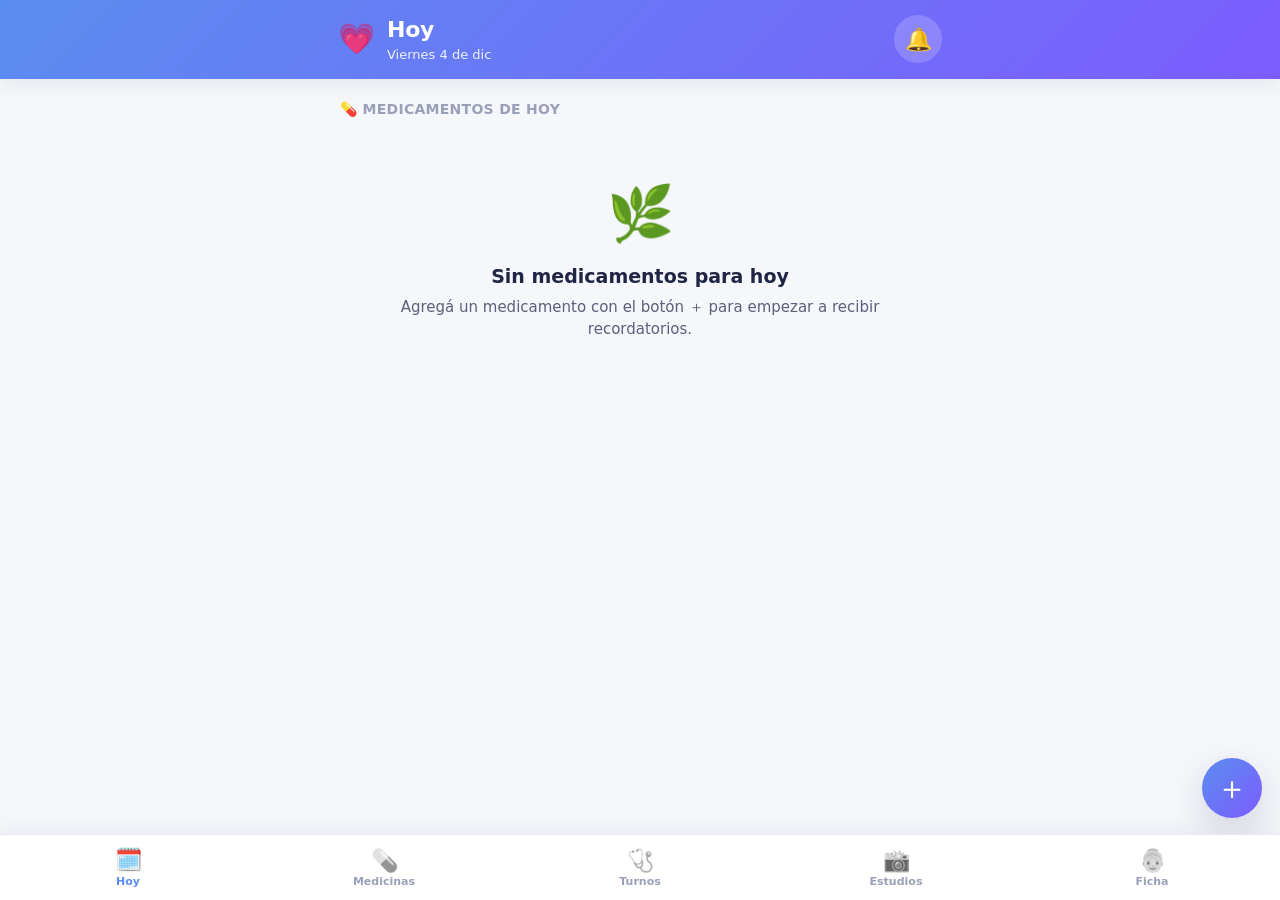
<file: abue/index.html>
<!DOCTYPE html>
<html lang="es">
<head>
  <meta charset="UTF-8" />
  <meta name="viewport" content="width=device-width, initial-scale=1, viewport-fit=cover" />
  <meta name="theme-color" content="#5b8def" />
  <meta name="description" content="Recordatorios de medicamentos, turnos médicos y estudios para cuidar a la abuela." />
  <title>Cuidado Abue</title>
  <link rel="manifest" href="manifest.json" />
  <link rel="icon" href="icons/icon.svg" type="image/svg+xml" />
  <link rel="apple-touch-icon" href="icons/icon.svg" />
  <meta name="apple-mobile-web-app-capable" content="yes" />
  <meta name="apple-mobile-web-app-status-bar-style" content="default" />
  <meta name="apple-mobile-web-app-title" content="Abue" />
  <link rel="stylesheet" href="css/styles.css" />
</head>
<body>
  <div id="app">
    <!-- Encabezado -->
    <header class="app-header">
      <div class="app-header__inner">
        <div class="brand">
          <span class="brand__icon" aria-hidden="true">💗</span>
          <div>
            <h1 class="brand__title" id="viewTitle">Hoy</h1>
            <p class="brand__sub" id="viewSubtitle"></p>
          </div>
        </div>
        <button class="icon-btn" id="btnNotif" title="Activar notificaciones" aria-label="Activar notificaciones">🔔</button>
      </div>
    </header>

    <!-- Contenido -->
    <main class="content" id="content"></main>

    <!-- Botón flotante -->
    <button class="fab" id="fab" aria-label="Agregar">＋</button>

    <!-- Navegación inferior -->
    <nav class="tabbar" role="tablist" aria-label="Secciones">
      <button class="tab is-active" data-view="hoy" role="tab"><span class="tab__ico">🗓️</span><span>Hoy</span></button>
      <button class="tab" data-view="medicamentos" role="tab"><span class="tab__ico">💊</span><span>Medicinas</span></button>
      <button class="tab" data-view="turnos" role="tab"><span class="tab__ico">🩺</span><span>Turnos</span></button>
      <button class="tab" data-view="estudios" role="tab"><span class="tab__ico">📸</span><span>Estudios</span></button>
      <button class="tab" data-view="mas" role="tab"><span class="tab__ico">👵</span><span>Ficha</span></button>
    </nav>
  </div>

  <!-- Contenedor de modales -->
  <div id="modalRoot"></div>
  <!-- Contenedor de avisos (toasts) -->
  <div id="toastRoot" class="toast-root" aria-live="polite"></div>

  <script src="js/db.js"></script>
  <script src="js/reminders.js"></script>
  <script src="js/app.js"></script>
</body>
</html>
</file>
<file: abue/css/styles.css>
/* ==========================================================================
   Cuidado Abue — estilos
   Diseño cálido, accesible y móvil-primero. Soporta modo claro y oscuro.
   ========================================================================== */

:root {
  --azul: #5b8def;
  --violeta: #7c5cff;
  --verde: #2fbf71;
  --naranja: #ff9f43;
  --rojo: #ff5a6a;
  --amarillo: #ffd36e;

  --bg: #f6f7fb;
  --bg-elev: #ffffff;
  --card: #ffffff;
  --text: #1f2544;
  --text-soft: #5a607a;
  --text-mute: #9aa0b8;
  --border: #e7e9f2;
  --shadow: 0 6px 20px rgba(31, 37, 68, 0.08);
  --shadow-lg: 0 12px 34px rgba(31, 37, 68, 0.16);
  --radius: 18px;
  --radius-sm: 12px;
  --tap: 48px;

  --safe-top: env(safe-area-inset-top, 0px);
  --safe-bottom: env(safe-area-inset-bottom, 0px);
  --tabbar-h: 66px;
}

@media (prefers-color-scheme: dark) {
  :root:not([data-theme="light"]) {
    --bg: #12141f;
    --bg-elev: #1b1e2c;
    --card: #1e2130;
    --text: #eef0f8;
    --text-soft: #b6bcd4;
    --text-mute: #7a809b;
    --border: #2c3040;
    --shadow: 0 6px 20px rgba(0, 0, 0, 0.35);
    --shadow-lg: 0 12px 34px rgba(0, 0, 0, 0.5);
  }
}
:root[data-theme="dark"] {
  --bg: #12141f;
  --bg-elev: #1b1e2c;
  --card: #1e2130;
  --text: #eef0f8;
  --text-soft: #b6bcd4;
  --text-mute: #7a809b;
  --border: #2c3040;
  --shadow: 0 6px 20px rgba(0, 0, 0, 0.35);
  --shadow-lg: 0 12px 34px rgba(0, 0, 0, 0.5);
}

* { box-sizing: border-box; -webkit-tap-highlight-color: transparent; }
html, body { margin: 0; padding: 0; }
body {
  font-family: system-ui, -apple-system, "Segoe UI", Roboto, sans-serif;
  background: var(--bg);
  color: var(--text);
  line-height: 1.45;
  font-size: 17px;
  overscroll-behavior-y: none;
}
h1, h2, h3, p { margin: 0; }
button { font-family: inherit; cursor: pointer; }
img { max-width: 100%; display: block; }

/* ---------- Layout general ---------- */
#app {
  min-height: 100dvh;
  display: flex;
  flex-direction: column;
}

.app-header {
  position: sticky;
  top: 0;
  z-index: 20;
  background: linear-gradient(135deg, var(--azul), var(--violeta));
  color: #fff;
  padding-top: var(--safe-top);
  box-shadow: var(--shadow);
}
.app-header__inner {
  max-width: 640px;
  margin: 0 auto;
  padding: 14px 18px;
  display: flex;
  align-items: center;
  justify-content: space-between;
  gap: 12px;
}
.brand { display: flex; align-items: center; gap: 12px; min-width: 0; }
.brand__icon { font-size: 30px; line-height: 1; }
.brand__title { font-size: 22px; font-weight: 750; letter-spacing: -0.01em; }
.brand__sub { font-size: 13px; opacity: 0.9; white-space: nowrap; overflow: hidden; text-overflow: ellipsis; }

.icon-btn {
  min-width: var(--tap); height: var(--tap);
  border: none; border-radius: 50%;
  background: rgba(255,255,255,0.18);
  color: #fff; font-size: 22px;
  display: grid; place-items: center;
  transition: transform .15s, background .2s;
}
.icon-btn:active { transform: scale(0.92); }
.icon-btn.is-on { background: rgba(255,255,255,0.95); }

.content {
  flex: 1;
  width: 100%;
  max-width: 640px;
  margin: 0 auto;
  padding: 16px 16px calc(var(--tabbar-h) + var(--safe-bottom) + 90px);
}

/* ---------- Tarjetas ---------- */
.card {
  background: var(--card);
  border: 1px solid var(--border);
  border-radius: var(--radius);
  box-shadow: var(--shadow);
  padding: 16px;
  margin-bottom: 14px;
}
.section-title {
  display: flex; align-items: center; gap: 8px;
  font-size: 14px; font-weight: 700; letter-spacing: .02em;
  text-transform: uppercase;
  color: var(--text-mute);
  margin: 22px 4px 10px;
}
.section-title:first-child { margin-top: 4px; }

/* ---------- Estado vacío ---------- */
.empty {
  text-align: center;
  padding: 46px 20px;
  color: var(--text-soft);
}
.empty__emoji { font-size: 54px; margin-bottom: 10px; }
.empty__title { font-size: 19px; font-weight: 700; color: var(--text); margin-bottom: 6px; }
.empty__text { font-size: 15px; }

/* ---------- Item de dosis (Hoy) ---------- */
.dose {
  display: flex; align-items: center; gap: 14px;
  padding: 14px 16px;
  background: var(--card);
  border: 1px solid var(--border);
  border-radius: var(--radius);
  box-shadow: var(--shadow);
  margin-bottom: 12px;
  transition: opacity .25s, transform .15s;
}
.dose__time {
  flex-shrink: 0;
  width: 62px; text-align: center;
}
.dose__hour { font-size: 20px; font-weight: 800; color: var(--text); }
.dose__ampm { font-size: 11px; color: var(--text-mute); text-transform: uppercase; letter-spacing: .04em; }
.dose__pill {
  flex-shrink: 0;
  width: 46px; height: 46px; border-radius: 14px;
  display: grid; place-items: center; font-size: 24px;
  background: linear-gradient(135deg, #eef2ff, #f3edff);
}
:root[data-theme="dark"] .dose__pill,
.dose__pill { }
.dose__body { flex: 1; min-width: 0; }
.dose__name { font-weight: 700; font-size: 17px; white-space: nowrap; overflow: hidden; text-overflow: ellipsis; }
.dose__meta { font-size: 13.5px; color: var(--text-soft); white-space: nowrap; overflow: hidden; text-overflow: ellipsis; }
.dose__check {
  flex-shrink: 0;
  width: var(--tap); height: var(--tap);
  border-radius: 50%;
  border: 2px solid var(--border);
  background: transparent;
  font-size: 22px; color: var(--text-mute);
  display: grid; place-items: center;
  transition: all .18s;
}
.dose.done { opacity: 0.55; }
.dose.done .dose__check { background: var(--verde); border-color: var(--verde); color: #fff; }
.dose.done .dose__name { text-decoration: line-through; }
.dose.overdue { border-color: var(--naranja); }
.dose.overdue .dose__hour { color: var(--naranja); }

/* ---------- Filas de listas ---------- */
.row {
  display: flex; align-items: center; gap: 14px;
  padding: 14px 16px;
  background: var(--card);
  border: 1px solid var(--border);
  border-radius: var(--radius);
  box-shadow: var(--shadow);
  margin-bottom: 12px;
  width: 100%; text-align: left; color: inherit;
}
.row__avatar {
  flex-shrink: 0; width: 52px; height: 52px; border-radius: 14px;
  display: grid; place-items: center; font-size: 26px;
  background: linear-gradient(135deg, #eef2ff, #f3edff);
  overflow: hidden;
}
.row__avatar img { width: 100%; height: 100%; object-fit: cover; }
.row__body { flex: 1; min-width: 0; }
.row__title { font-weight: 700; font-size: 17px; white-space: nowrap; overflow: hidden; text-overflow: ellipsis; }
.row__meta { font-size: 13.5px; color: var(--text-soft); }
.row__chev { color: var(--text-mute); font-size: 20px; flex-shrink: 0; }
.row.inactive { opacity: 0.5; }

.badge {
  display: inline-block; font-size: 12px; font-weight: 700;
  padding: 3px 9px; border-radius: 999px;
  background: rgba(91,141,239,.14); color: var(--azul);
}
.badge.warn { background: rgba(255,159,67,.16); color: #e07d1a; }
.badge.danger { background: rgba(255,90,106,.16); color: var(--rojo); }
.badge.ok { background: rgba(47,191,113,.16); color: #1f8f55; }

/* ---------- Galería de estudios ---------- */
.gallery { display: grid; grid-template-columns: repeat(3, 1fr); gap: 8px; }
.gallery__item {
  position: relative; aspect-ratio: 1; border-radius: 14px; overflow: hidden;
  border: 1px solid var(--border); background: var(--bg-elev);
}
.gallery__item img { width: 100%; height: 100%; object-fit: cover; }
.gallery__item .cap {
  position: absolute; left: 0; right: 0; bottom: 0;
  background: linear-gradient(transparent, rgba(0,0,0,.6));
  color: #fff; font-size: 11px; padding: 14px 6px 5px;
  white-space: nowrap; overflow: hidden; text-overflow: ellipsis;
}

/* ---------- Botones ---------- */
.btn {
  display: inline-flex; align-items: center; justify-content: center; gap: 8px;
  min-height: var(--tap); padding: 0 20px;
  border: none; border-radius: 14px;
  font-size: 16px; font-weight: 700;
  background: var(--azul); color: #fff;
  box-shadow: var(--shadow);
  transition: transform .12s, filter .2s;
  width: 100%;
}
.btn:active { transform: scale(0.98); }
.btn.secondary { background: var(--bg-elev); color: var(--text); border: 1px solid var(--border); box-shadow: none; }
.btn.danger { background: var(--rojo); }
.btn.ghost { background: transparent; color: var(--azul); box-shadow: none; }
.btn:disabled { opacity: .5; }

/* ---------- FAB ---------- */
.fab {
  position: fixed;
  right: max(18px, env(safe-area-inset-right, 0px));
  bottom: calc(var(--tabbar-h) + var(--safe-bottom) + 16px);
  width: 60px; height: 60px; border-radius: 50%;
  border: none; font-size: 32px; font-weight: 300; line-height: 1;
  background: linear-gradient(135deg, var(--azul), var(--violeta));
  color: #fff; box-shadow: var(--shadow-lg);
  z-index: 25;
  transition: transform .15s;
}
.fab:active { transform: scale(0.9); }
.fab.hidden { display: none; }

/* ---------- Tabbar ---------- */
.tabbar {
  position: fixed; left: 0; right: 0; bottom: 0; z-index: 30;
  height: calc(var(--tabbar-h) + var(--safe-bottom));
  padding-bottom: var(--safe-bottom);
  display: flex;
  background: var(--bg-elev);
  border-top: 1px solid var(--border);
  box-shadow: 0 -4px 20px rgba(31,37,68,.06);
}
.tab {
  flex: 1; border: none; background: none;
  display: flex; flex-direction: column; align-items: center; justify-content: center; gap: 2px;
  color: var(--text-mute); font-size: 11px; font-weight: 600;
  padding: 6px 0;
  transition: color .2s;
}
.tab__ico { font-size: 22px; filter: grayscale(1) opacity(.7); transition: filter .2s, transform .2s; }
.tab.is-active { color: var(--azul); }
.tab.is-active .tab__ico { filter: none; transform: translateY(-1px); }

/* ---------- Modal ---------- */
.modal-backdrop {
  position: fixed; inset: 0; z-index: 40;
  background: rgba(15,18,32,.5);
  backdrop-filter: blur(3px);
  display: flex; align-items: flex-end; justify-content: center;
  animation: fade .2s ease;
}
.modal {
  background: var(--bg);
  width: 100%; max-width: 640px;
  max-height: 92dvh; overflow-y: auto;
  border-radius: 22px 22px 0 0;
  padding: 8px 18px calc(24px + var(--safe-bottom));
  box-shadow: var(--shadow-lg);
  animation: slideup .28s cubic-bezier(.16,1,.3,1);
}
.modal__grab { width: 44px; height: 5px; border-radius: 3px; background: var(--border); margin: 8px auto 12px; }
.modal__head {
  display: flex; align-items: center; justify-content: space-between; gap: 10px;
  margin-bottom: 14px;
}
.modal__title { font-size: 20px; font-weight: 750; }
.modal__close {
  border: none; background: var(--bg-elev); color: var(--text-soft);
  width: 38px; height: 38px; border-radius: 50%; font-size: 20px; flex-shrink: 0;
}

@keyframes slideup { from { transform: translateY(100%); } to { transform: translateY(0); } }
@keyframes fade { from { opacity: 0; } to { opacity: 1; } }

/* ---------- Formularios ---------- */
.field { margin-bottom: 16px; }
.field > label { display: block; font-size: 14px; font-weight: 700; color: var(--text-soft); margin-bottom: 6px; }
.field .hint { font-size: 12.5px; color: var(--text-mute); margin-top: 5px; }
.input, .textarea, select.input {
  width: 100%; min-height: var(--tap);
  padding: 12px 14px;
  font-size: 16px; font-family: inherit;
  color: var(--text);
  background: var(--bg-elev);
  border: 1.5px solid var(--border);
  border-radius: 14px;
  transition: border-color .2s;
  appearance: none;
}
.input:focus, .textarea:focus, select.input:focus { outline: none; border-color: var(--azul); }
.textarea { min-height: 84px; resize: vertical; }

.row-2 { display: grid; grid-template-columns: 1fr 1fr; gap: 12px; }

/* chips de días y horarios */
.chips { display: flex; flex-wrap: wrap; gap: 8px; }
.chip {
  min-width: 44px; min-height: 44px; padding: 0 12px;
  border-radius: 12px; border: 1.5px solid var(--border);
  background: var(--bg-elev); color: var(--text-soft);
  font-weight: 700; font-size: 14px;
  display: inline-flex; align-items: center; gap: 6px;
}
.chip.on { background: var(--azul); border-color: var(--azul); color: #fff; }
.chip--time { font-variant-numeric: tabular-nums; }
.chip--add { border-style: dashed; color: var(--azul); }
.chip__x { opacity: .8; font-weight: 800; }

.seg { display: flex; background: var(--bg-elev); border: 1.5px solid var(--border); border-radius: 12px; padding: 3px; gap: 3px; }
.seg button { flex: 1; min-height: 40px; border: none; background: none; border-radius: 9px; font-weight: 700; color: var(--text-soft); font-size: 14px; }
.seg button.on { background: var(--azul); color: #fff; }

/* subida de foto */
.photo-pick {
  display: flex; align-items: center; gap: 12px;
  padding: 12px; border: 1.5px dashed var(--border); border-radius: 14px;
  background: var(--bg-elev); color: var(--text-soft); width: 100%;
}
.photo-pick__prev { width: 56px; height: 56px; border-radius: 12px; object-fit: cover; background: var(--bg); flex-shrink: 0; }

/* ---------- Ficha / Más ---------- */
.list-menu { display: flex; flex-direction: column; }
.list-menu button, .list-menu a {
  display: flex; align-items: center; gap: 14px;
  padding: 15px 4px; border: none; background: none; text-align: left;
  color: var(--text); font-size: 16px; text-decoration: none;
  border-bottom: 1px solid var(--border);
}
.list-menu > *:last-child { border-bottom: none; }
.list-menu .ico { font-size: 22px; width: 28px; text-align: center; }
.list-menu .chev { margin-left: auto; color: var(--text-mute); }

.stat-grid { display: grid; grid-template-columns: 1fr 1fr; gap: 12px; margin-bottom: 6px; }
.stat { background: var(--card); border: 1px solid var(--border); border-radius: var(--radius); box-shadow: var(--shadow); padding: 14px; }
.stat__num { font-size: 26px; font-weight: 800; }
.stat__lbl { font-size: 13px; color: var(--text-soft); }

/* banner informativo */
.banner {
  display: flex; gap: 12px; align-items: flex-start;
  background: rgba(91,141,239,.1); border: 1px solid rgba(91,141,239,.25);
  color: var(--text); border-radius: 14px; padding: 12px 14px; margin-bottom: 14px;
  font-size: 14px;
}
.banner.warn { background: rgba(255,159,67,.12); border-color: rgba(255,159,67,.3); }
.banner__ico { font-size: 20px; flex-shrink: 0; }
.banner__x { margin-left: auto; background: none; border: none; color: var(--text-mute); font-size: 18px; }

/* ---------- Toast ---------- */
.toast-root {
  position: fixed; left: 0; right: 0; bottom: calc(var(--tabbar-h) + var(--safe-bottom) + 16px);
  z-index: 60; display: flex; flex-direction: column; align-items: center; gap: 8px;
  pointer-events: none; padding: 0 16px;
}
.toast {
  background: var(--text); color: var(--bg);
  padding: 12px 18px; border-radius: 14px; font-weight: 600; font-size: 15px;
  box-shadow: var(--shadow-lg); max-width: 420px;
  animation: toastin .3s cubic-bezier(.16,1,.3,1);
}
.toast.ok { background: var(--verde); color: #fff; }
.toast.err { background: var(--rojo); color: #fff; }
@keyframes toastin { from { transform: translateY(20px); opacity: 0; } to { transform: translateY(0); opacity: 1; } }

/* visor de imagen */
.viewer { position: fixed; inset: 0; z-index: 70; background: rgba(0,0,0,.92); display: grid; place-items: center; padding: 20px; }
.viewer img { max-width: 100%; max-height: 82vh; border-radius: 12px; }
.viewer__close { position: absolute; top: calc(16px + var(--safe-top)); right: 16px; width: 44px; height: 44px; border-radius: 50%; border: none; background: rgba(255,255,255,.2); color: #fff; font-size: 22px; }
.viewer__bar { position: absolute; bottom: calc(20px + var(--safe-bottom)); display: flex; gap: 10px; }

.big-text { font-size: 1.12em; }
:root[data-bigtext="1"] body { font-size: 19px; }

.hide { display: none !important; }
</file>
